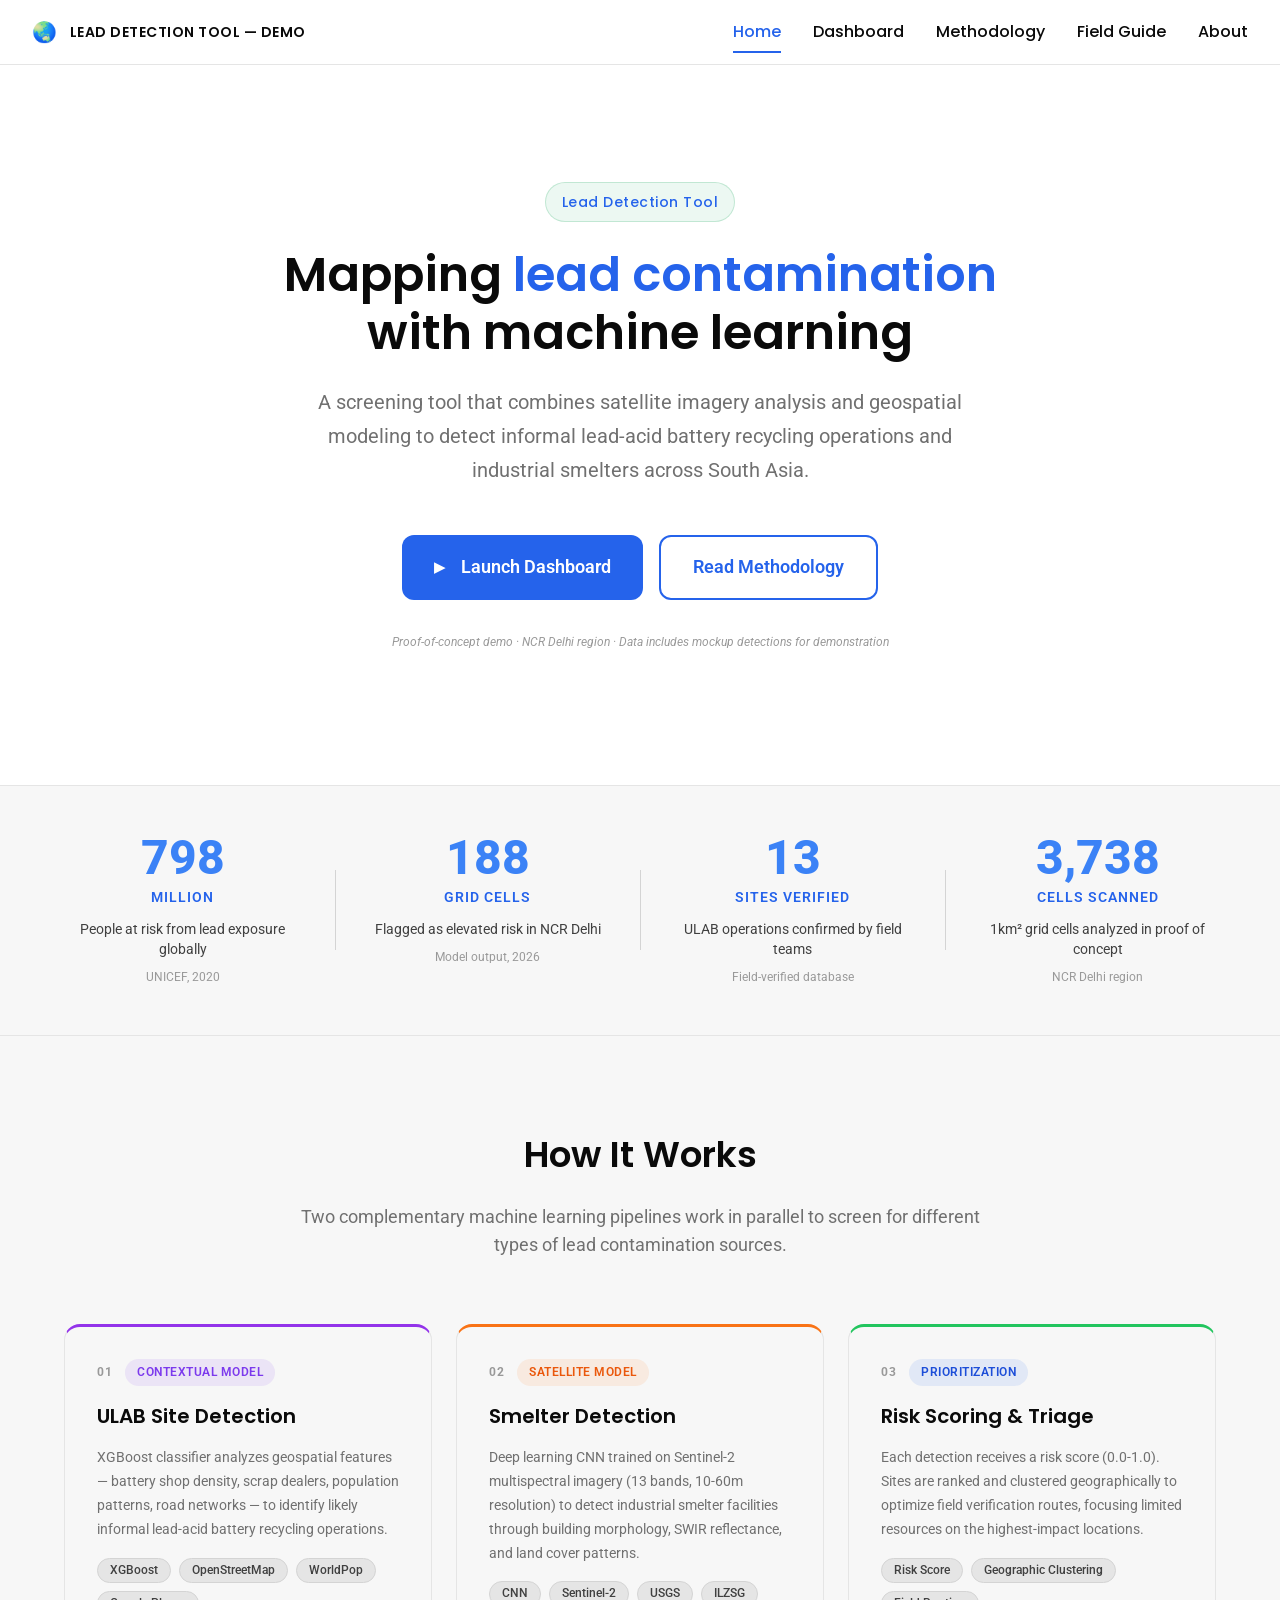
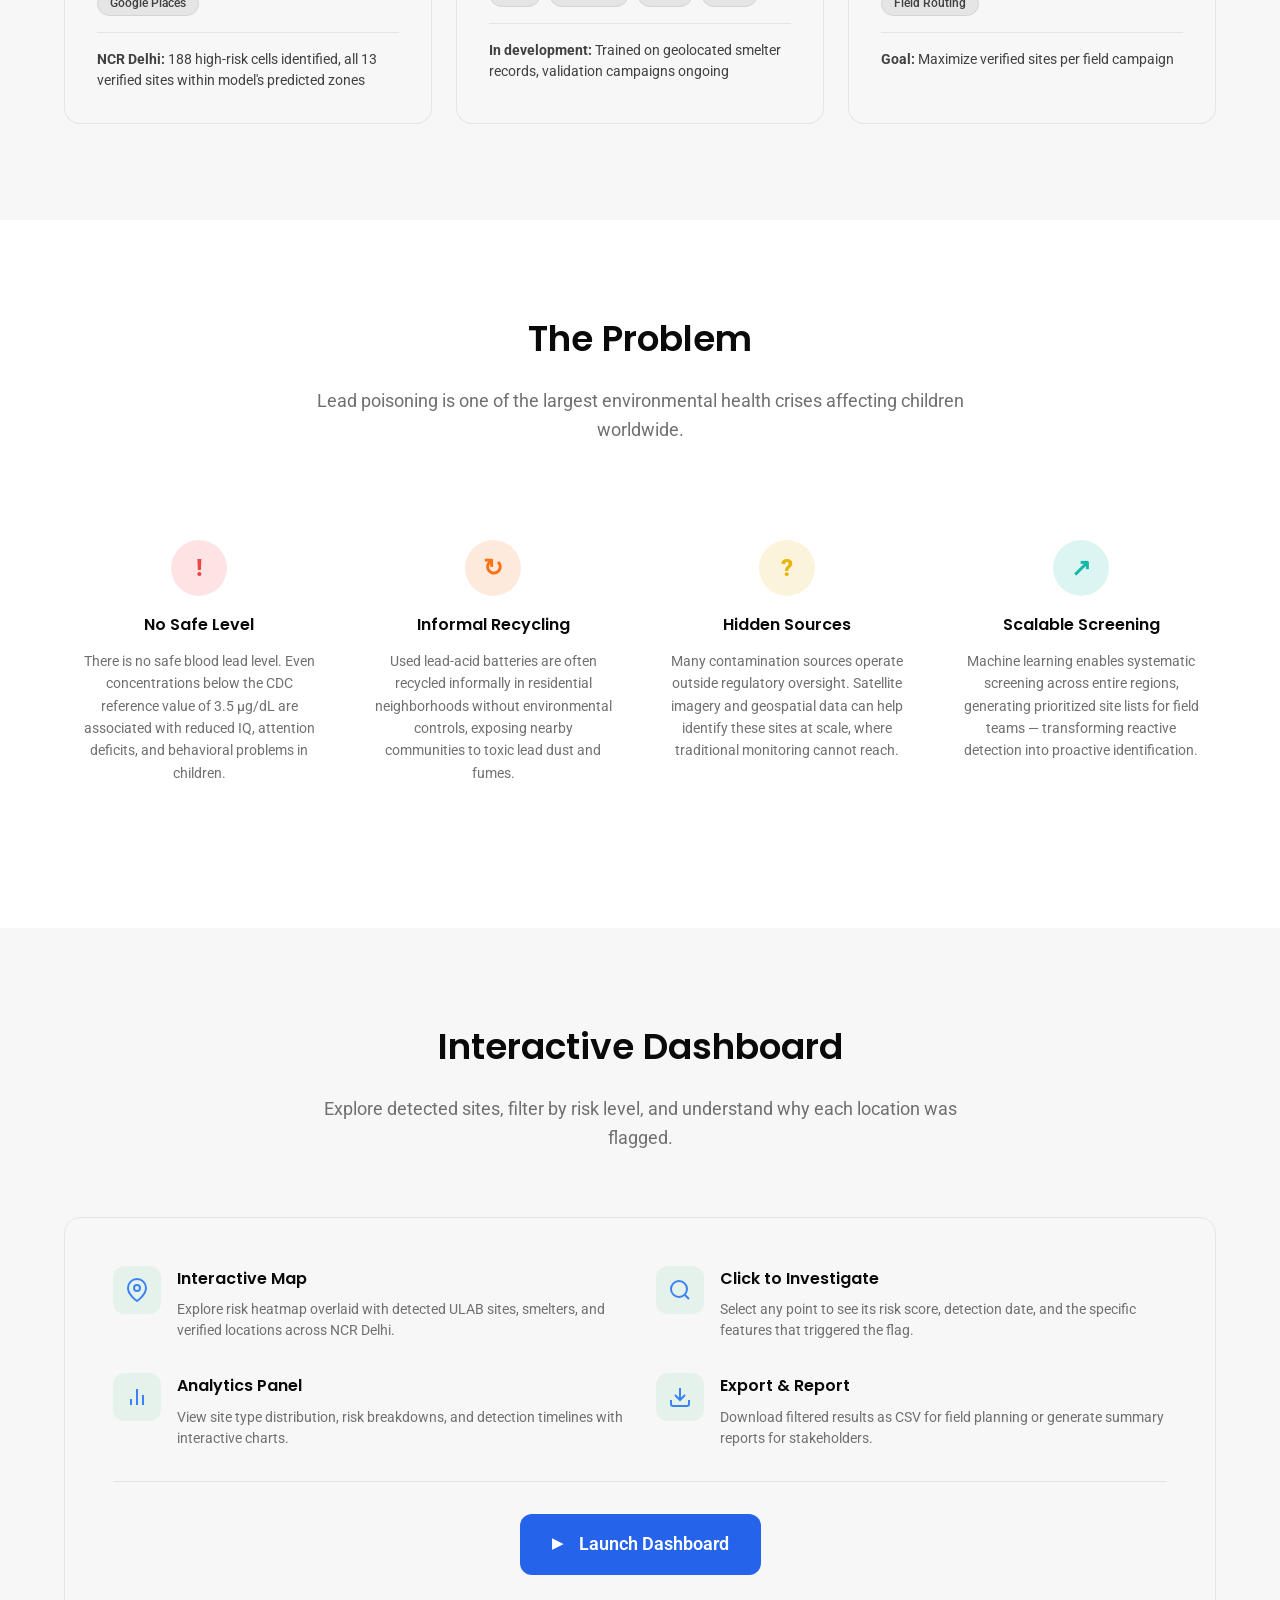
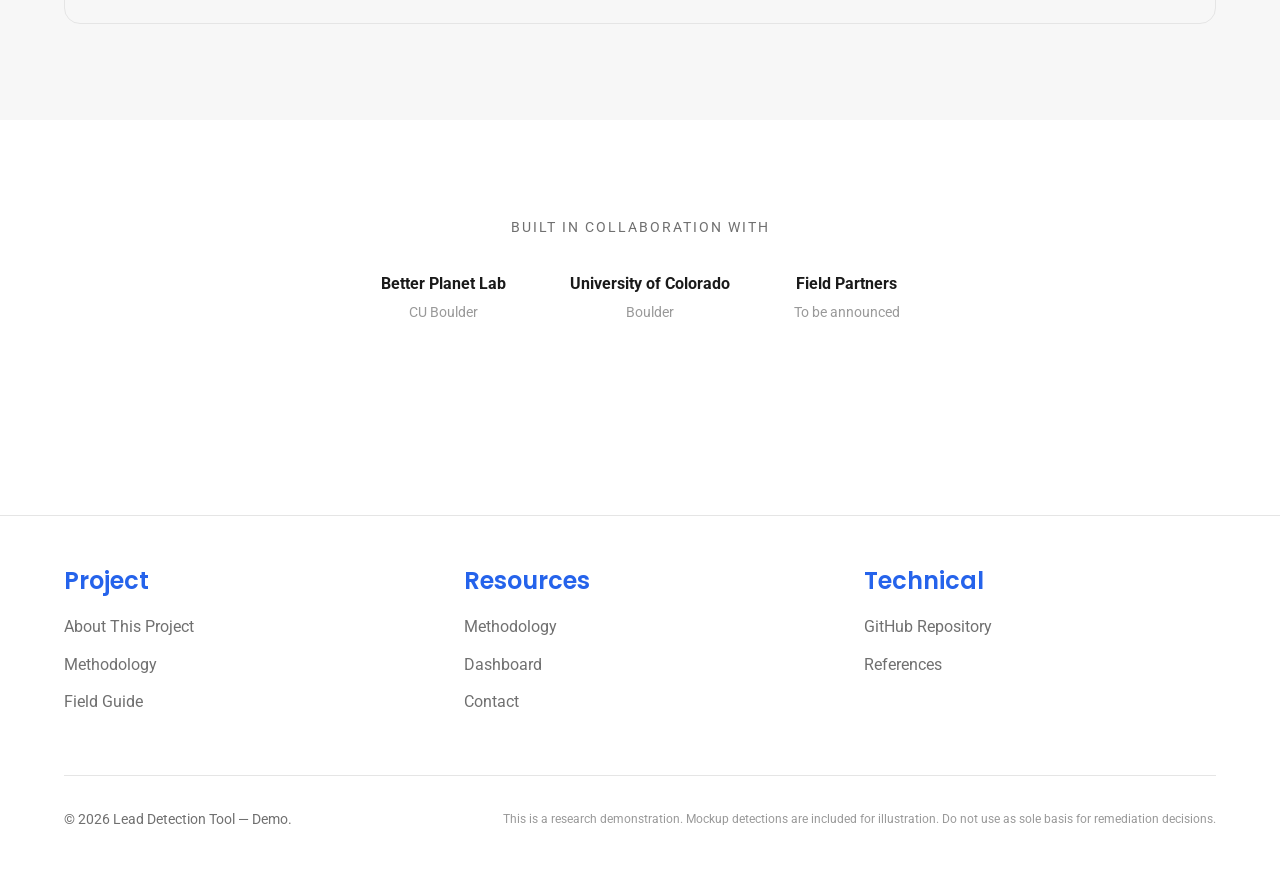
<file: index.html>
<!DOCTYPE html>
<html lang="en">
<head>
  <meta charset="UTF-8">
  <meta name="viewport" content="width=device-width, initial-scale=1.0">
  <title>Lead Detection Tool — Demo</title>
  <link href="https://fonts.googleapis.com/css2?family=Poppins:wght@400;500;600;700&family=Roboto:wght@400;500;700&display=swap" rel="stylesheet">
  <link rel="stylesheet" href="css/style.css">
</head>
<body>
  <!-- Navigation -->
  <nav class="navbar">
    <a href="index.html" class="navbar-brand">
      <span class="brand-icon">&#127759;</span> Lead Detection Tool &mdash; Demo
    </a>
    <ul class="navbar-nav">
      <li><a href="index.html">Home</a></li>
      <li><a href="dashboard.html">Dashboard</a></li>
      <li><a href="methodology.html">Methodology</a></li>
      <li><a href="field-guide.html">Field Guide</a></li>
      <li><a href="about.html">About</a></li>
    </ul>
  </nav>

  <!-- Hero Section -->
  <section class="hero">
    <div class="hero-bg-pattern"></div>
    <div class="hero-content">
      <div class="hero-badge">Lead Detection Tool</div>
      <h1>Mapping <span class="accent">lead contamination</span><br>with machine learning</h1>
      <p class="hero-subtitle">
        A screening tool that combines satellite imagery analysis and geospatial modeling to detect informal lead-acid battery recycling operations and industrial smelters across South Asia.
      </p>
      <div class="hero-cta">
        <a href="dashboard.html" class="btn btn-primary btn-lg">
          <span class="btn-icon-inline">&#9654;</span> Launch Dashboard
        </a>
        <a href="methodology.html" class="btn btn-outline btn-lg">
          Read Methodology
        </a>
      </div>
      <p class="hero-disclaimer">
        Proof-of-concept demo &middot; NCR Delhi region &middot; Data includes mockup detections for demonstration
      </p>
    </div>
  </section>

  <!-- KPI Counter Bar -->
  <section class="kpi-bar">
    <div class="container">
      <div class="kpi-grid">
        <div class="kpi-item">
          <div class="kpi-number" data-target="800">0</div>
          <div class="kpi-unit">million</div>
          <div class="kpi-label">People at risk from lead exposure globally</div>
          <div class="kpi-source">UNICEF, 2020</div>
        </div>
        <div class="kpi-divider"></div>
        <div class="kpi-item">
          <div class="kpi-number" data-target="188">0</div>
          <div class="kpi-unit">grid cells</div>
          <div class="kpi-label">Flagged as elevated risk in NCR Delhi</div>
          <div class="kpi-source">Model output, 2026</div>
        </div>
        <div class="kpi-divider"></div>
        <div class="kpi-item">
          <div class="kpi-number" data-target="13">0</div>
          <div class="kpi-unit">sites verified</div>
          <div class="kpi-label">ULAB operations confirmed by field teams</div>
          <div class="kpi-source">Field-verified database</div>
        </div>
        <div class="kpi-divider"></div>
        <div class="kpi-item">
          <div class="kpi-number" data-target="3746">0</div>
          <div class="kpi-unit">cells scanned</div>
          <div class="kpi-label">1km&sup2; grid cells analyzed in proof of concept</div>
          <div class="kpi-source">NCR Delhi region</div>
        </div>
      </div>
    </div>
  </section>

  <!-- How It Works -->
  <section class="section section-light">
    <div class="container">
      <div class="section-header">
        <h2>How It Works</h2>
        <p class="section-subtitle">Two complementary machine learning pipelines work in parallel to screen for different types of lead contamination sources.</p>
      </div>

      <div class="pipeline-cards">
        <!-- Pipeline 1 -->
        <div class="pipeline-card pipeline-ulab">
          <div class="pipeline-card-header">
            <span class="pipeline-number">01</span>
            <span class="pipeline-tag tag-purple">Contextual Model</span>
          </div>
          <h3>ULAB Site Detection</h3>
          <p>
            XGBoost classifier analyzes geospatial features — battery shop density, scrap dealers, population patterns, road networks — to identify likely informal lead-acid battery recycling operations.
          </p>
          <div class="pipeline-tech">
            <span class="tech-chip">XGBoost</span>
            <span class="tech-chip">OpenStreetMap</span>
            <span class="tech-chip">WorldPop</span>
            <span class="tech-chip">Google Places</span>
          </div>
          <div class="pipeline-result">
            <strong>NCR Delhi:</strong> 188 high-risk cells identified, all 13 verified sites within model's predicted zones
          </div>
        </div>

        <!-- Pipeline 2 -->
        <div class="pipeline-card pipeline-smelter">
          <div class="pipeline-card-header">
            <span class="pipeline-number">02</span>
            <span class="pipeline-tag tag-orange">Satellite Model</span>
          </div>
          <h3>Smelter Detection</h3>
          <p>
            Deep learning CNN trained on Sentinel-2 multispectral imagery (13 bands, 10-60m resolution) to detect industrial smelter facilities through building morphology, SWIR reflectance, and land cover patterns.
          </p>
          <div class="pipeline-tech">
            <span class="tech-chip">CNN</span>
            <span class="tech-chip">Sentinel-2</span>
            <span class="tech-chip">USGS</span>
            <span class="tech-chip">ILZSG</span>
          </div>
          <div class="pipeline-result">
            <strong>In development:</strong> Trained on geolocated smelter records, validation campaigns ongoing
          </div>
        </div>

        <!-- Pipeline 3 -->
        <div class="pipeline-card pipeline-prioritize">
          <div class="pipeline-card-header">
            <span class="pipeline-number">03</span>
            <span class="pipeline-tag tag-green">Prioritization</span>
          </div>
          <h3>Risk Scoring &amp; Triage</h3>
          <p>
            Each detection receives a risk score (0.0-1.0). Sites are ranked and clustered geographically to optimize field verification routes, focusing limited resources on the highest-impact locations.
          </p>
          <div class="pipeline-tech">
            <span class="tech-chip">Risk Score</span>
            <span class="tech-chip">Geographic Clustering</span>
            <span class="tech-chip">Field Routing</span>
          </div>
          <div class="pipeline-result">
            <strong>Goal:</strong> Maximize verified sites per field campaign
          </div>
        </div>
      </div>
    </div>
  </section>

  <!-- The Problem Section -->
  <section class="section section-dark">
    <div class="container">
      <div class="section-header">
        <h2>The Problem</h2>
        <p class="section-subtitle">Lead poisoning is one of the largest environmental health crises affecting children worldwide.</p>
      </div>
      <div class="problem-grid">
        <div class="problem-card">
          <div class="problem-icon-circle" style="background: rgba(239, 68, 68, 0.15); color: #ef4444;">!</div>
          <h4>No Safe Level</h4>
          <p>There is no safe blood lead level. Even concentrations below the CDC reference value of 3.5 &micro;g/dL are associated with reduced IQ, attention deficits, and behavioral problems in children.</p>
        </div>
        <div class="problem-card">
          <div class="problem-icon-circle" style="background: rgba(249, 115, 22, 0.15); color: #f97316;">&#x21BB;</div>
          <h4>Informal Recycling</h4>
          <p>Used lead-acid batteries are often recycled informally in residential neighborhoods without environmental controls, exposing nearby communities to toxic lead dust and fumes.</p>
        </div>
        <div class="problem-card">
          <div class="problem-icon-circle" style="background: rgba(234, 179, 8, 0.15); color: #eab308;">?</div>
          <h4>Hidden Sources</h4>
          <p>Many contamination sources operate outside regulatory oversight. Satellite imagery and geospatial data can help identify these sites at scale, where traditional monitoring cannot reach.</p>
        </div>
        <div class="problem-card">
          <div class="problem-icon-circle" style="background: rgba(20, 184, 166, 0.15); color: #14b8a6;">&#x2197;</div>
          <h4>Scalable Screening</h4>
          <p>Machine learning enables systematic screening across entire regions, generating prioritized site lists for field teams — transforming reactive detection into proactive identification.</p>
        </div>
      </div>
    </div>
  </section>

  <!-- Dashboard Preview Section -->
  <section class="section section-light">
    <div class="container">
      <div class="section-header">
        <h2>Interactive Dashboard</h2>
        <p class="section-subtitle">Explore detected sites, filter by risk level, and understand why each location was flagged.</p>
      </div>
      <div class="dashboard-preview">
        <div class="preview-features">
          <div class="preview-feature">
            <div class="preview-feature-icon" style="color: var(--teal-400);">
              <svg width="24" height="24" viewBox="0 0 24 24" fill="none" stroke="currentColor" stroke-width="2"><path d="M21 10c0 7-9 13-9 13s-9-6-9-13a9 9 0 0 1 18 0z"/><circle cx="12" cy="10" r="3"/></svg>
            </div>
            <div>
              <h4>Interactive Map</h4>
              <p>Explore risk heatmap overlaid with detected ULAB sites, smelters, and verified locations across NCR Delhi.</p>
            </div>
          </div>
          <div class="preview-feature">
            <div class="preview-feature-icon" style="color: var(--teal-400);">
              <svg width="24" height="24" viewBox="0 0 24 24" fill="none" stroke="currentColor" stroke-width="2"><circle cx="11" cy="11" r="8"/><path d="m21 21-4.3-4.3"/></svg>
            </div>
            <div>
              <h4>Click to Investigate</h4>
              <p>Select any point to see its risk score, detection date, and the specific features that triggered the flag.</p>
            </div>
          </div>
          <div class="preview-feature">
            <div class="preview-feature-icon" style="color: var(--teal-400);">
              <svg width="24" height="24" viewBox="0 0 24 24" fill="none" stroke="currentColor" stroke-width="2"><path d="M18 20V10"/><path d="M12 20V4"/><path d="M6 20v-6"/></svg>
            </div>
            <div>
              <h4>Analytics Panel</h4>
              <p>View site type distribution, risk breakdowns, and detection timelines with interactive charts.</p>
            </div>
          </div>
          <div class="preview-feature">
            <div class="preview-feature-icon" style="color: var(--teal-400);">
              <svg width="24" height="24" viewBox="0 0 24 24" fill="none" stroke="currentColor" stroke-width="2"><path d="M21 15v4a2 2 0 0 1-2 2H5a2 2 0 0 1-2-2v-4"/><polyline points="7 10 12 15 17 10"/><line x1="12" y1="15" x2="12" y2="3"/></svg>
            </div>
            <div>
              <h4>Export &amp; Report</h4>
              <p>Download filtered results as CSV for field planning or generate summary reports for stakeholders.</p>
            </div>
          </div>
        </div>
        <div class="preview-cta">
          <a href="dashboard.html" class="btn btn-primary btn-lg">
            <span class="btn-icon-inline">&#9654;</span> Launch Dashboard
          </a>
        </div>
      </div>
    </div>
  </section>

  <!-- Partners -->
  <section class="section section-dark">
    <div class="container" style="text-align: center;">
      <p style="font-size: var(--font-size-sm); text-transform: uppercase; letter-spacing: 2px; color: var(--gray-400); margin-bottom: var(--spacing-8);">Built in collaboration with</p>
      <div class="partner-logos">
        <div class="partner-item">
          <strong>Better Planet Lab</strong>
          <span>CU Boulder</span>
        </div>
        <div class="partner-item">
          <strong>University of Colorado</strong>
          <span>Boulder</span>
        </div>
        <div class="partner-item">
          <strong>Field Partners</strong>
          <span>To be announced</span>
        </div>
      </div>
    </div>
  </section>

  <!-- Footer -->
  <footer class="footer">
    <div class="container">
      <div class="footer-content">
        <div class="footer-section">
          <h3>Project</h3>
          <ul>
            <li><a href="about.html">About This Project</a></li>
            <li><a href="methodology.html">Methodology</a></li>
            <li><a href="field-guide.html">Field Guide</a></li>
          </ul>
        </div>
        <div class="footer-section">
          <h3>Resources</h3>
          <ul>
            <li><a href="methodology.html">Methodology</a></li>
            <li><a href="dashboard.html">Dashboard</a></li>
            <li><a href="about.html#contact">Contact</a></li>
          </ul>
        </div>
        <div class="footer-section">
          <h3>Technical</h3>
          <ul>
            <li><a href="https://github.com/naiacasina/pure-earth-demo" target="_blank">GitHub Repository</a></li>
            <li><a href="methodology.html#references">References</a></li>
          </ul>
        </div>
      </div>
      <div class="footer-bottom">
        <p>&copy; 2026 Lead Detection Tool &mdash; Demo.</p>
        <p style="font-size: var(--font-size-xs); color: var(--gray-500);">
          This is a research demonstration. Mockup detections are included for illustration. Do not use as sole basis for remediation decisions.
        </p>
      </div>
    </div>
  </footer>

  <script src="js/app.js"></script>
  <script>
    // Animated KPI counters
    function animateCounters() {
      const counters = document.querySelectorAll('.kpi-number[data-target]');
      const observer = new IntersectionObserver((entries) => {
        entries.forEach(entry => {
          if (entry.isIntersecting) {
            const el = entry.target;
            const target = parseInt(el.getAttribute('data-target'));
            const duration = 2000;
            const start = performance.now();
            function update(now) {
              const elapsed = now - start;
              const progress = Math.min(elapsed / duration, 1);
              const eased = 1 - Math.pow(1 - progress, 3);
              el.textContent = Math.round(eased * target).toLocaleString();
              if (progress < 1) requestAnimationFrame(update);
            }
            requestAnimationFrame(update);
            observer.unobserve(el);
          }
        });
      }, { threshold: 0.3 });
      counters.forEach(c => observer.observe(c));
    }
    document.addEventListener('DOMContentLoaded', animateCounters);
  </script>
</body>
</html>
</file>
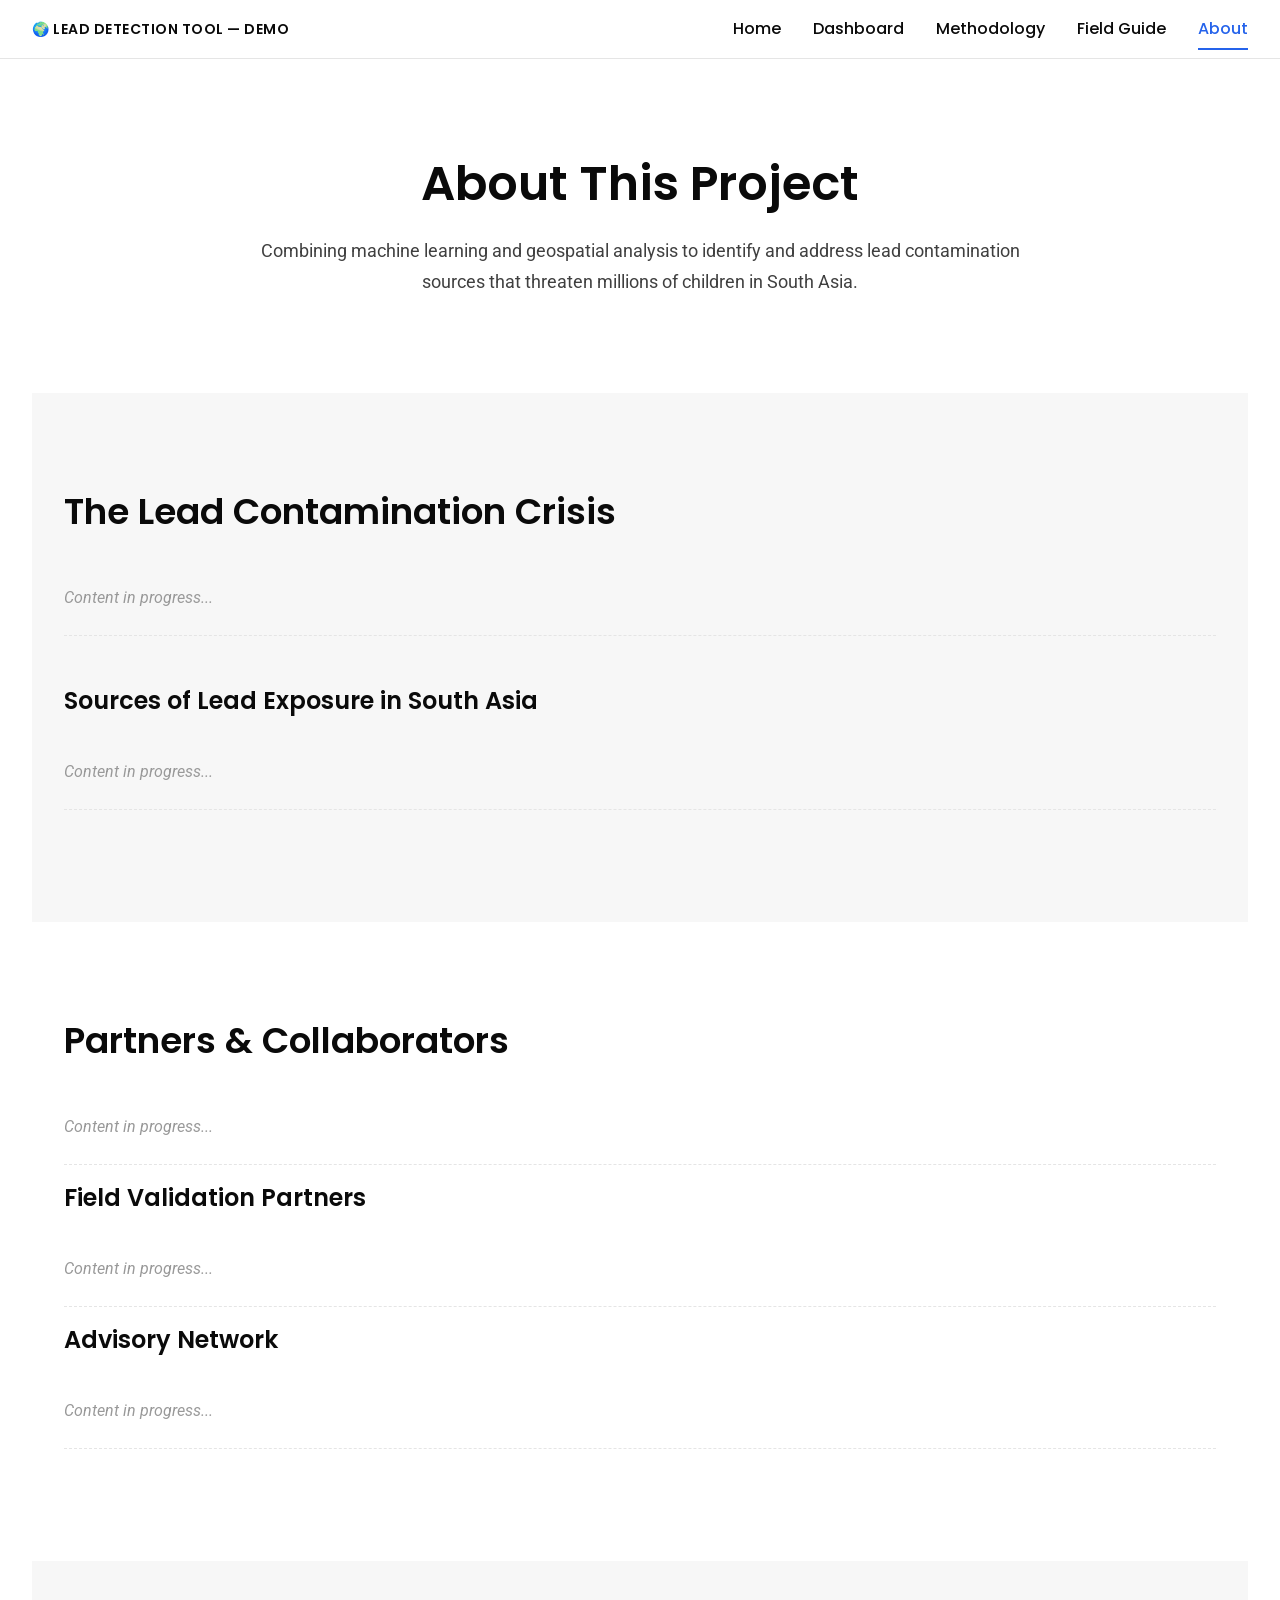
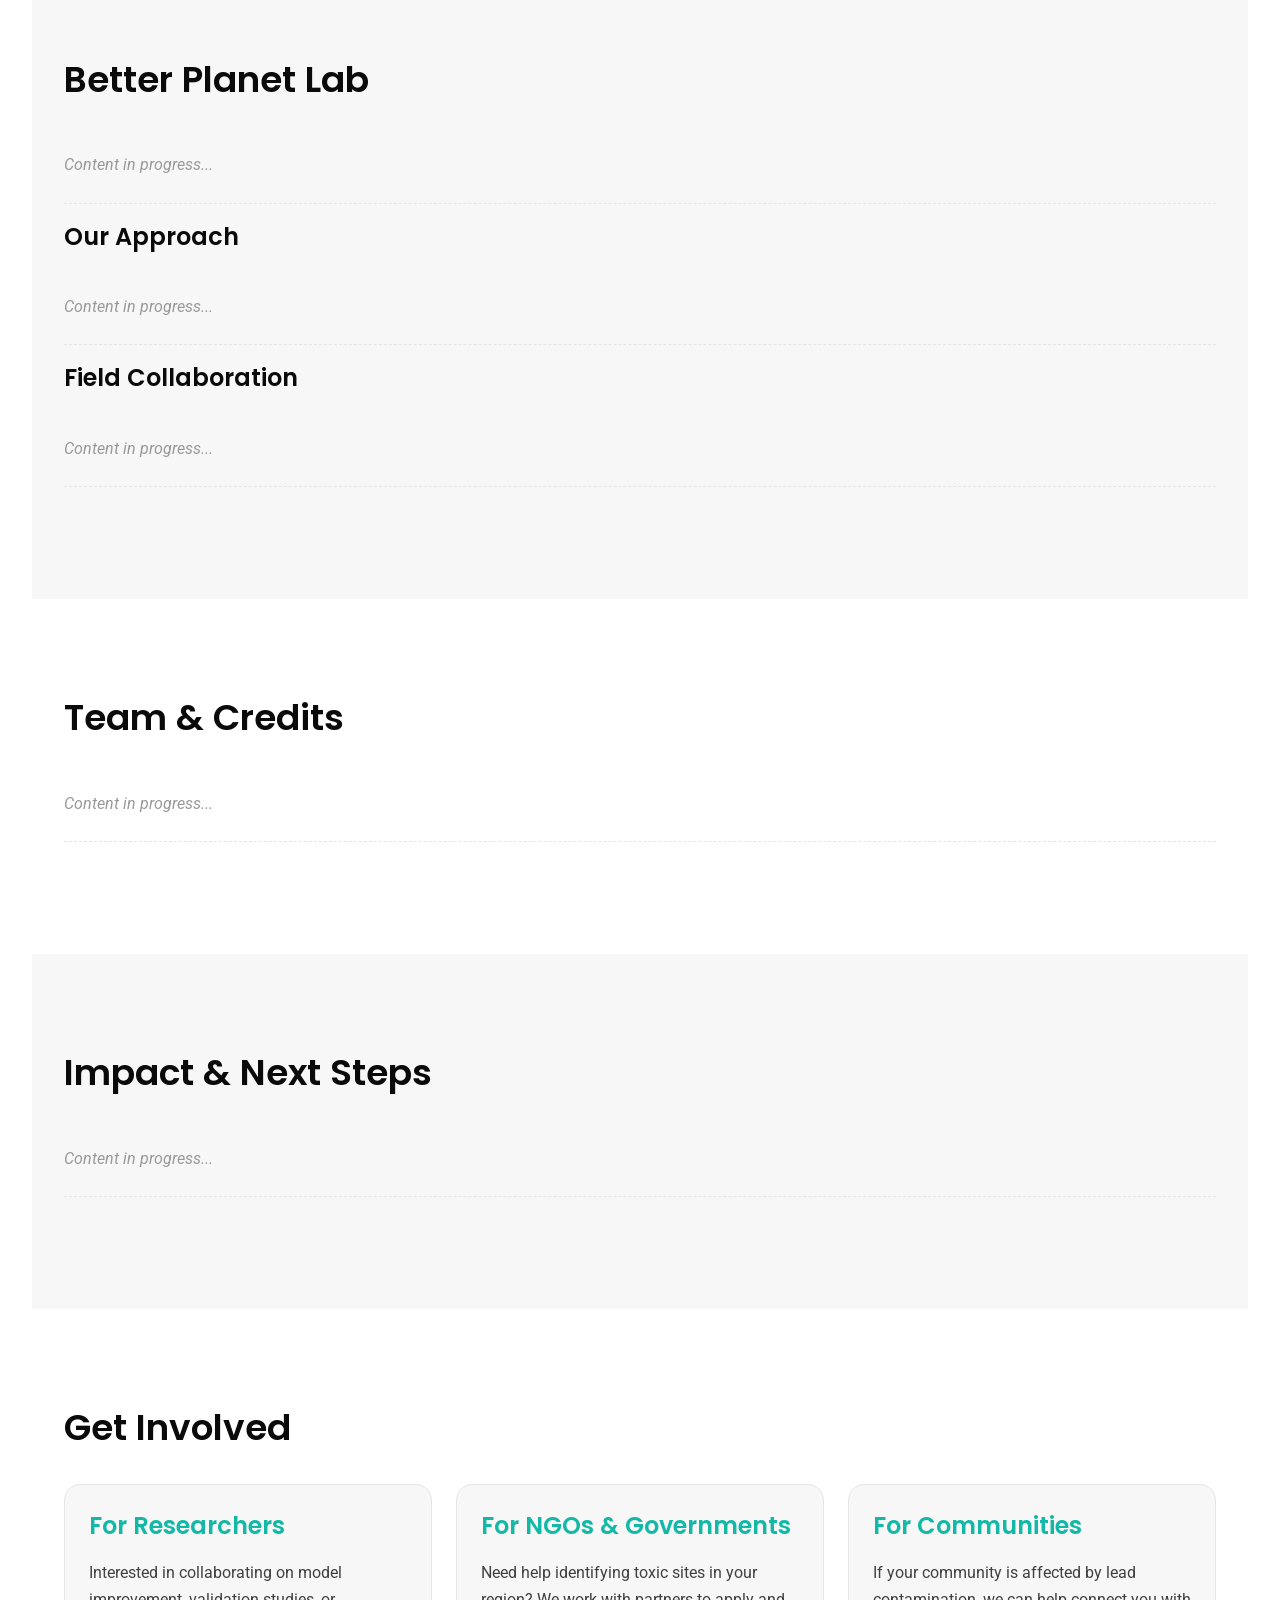
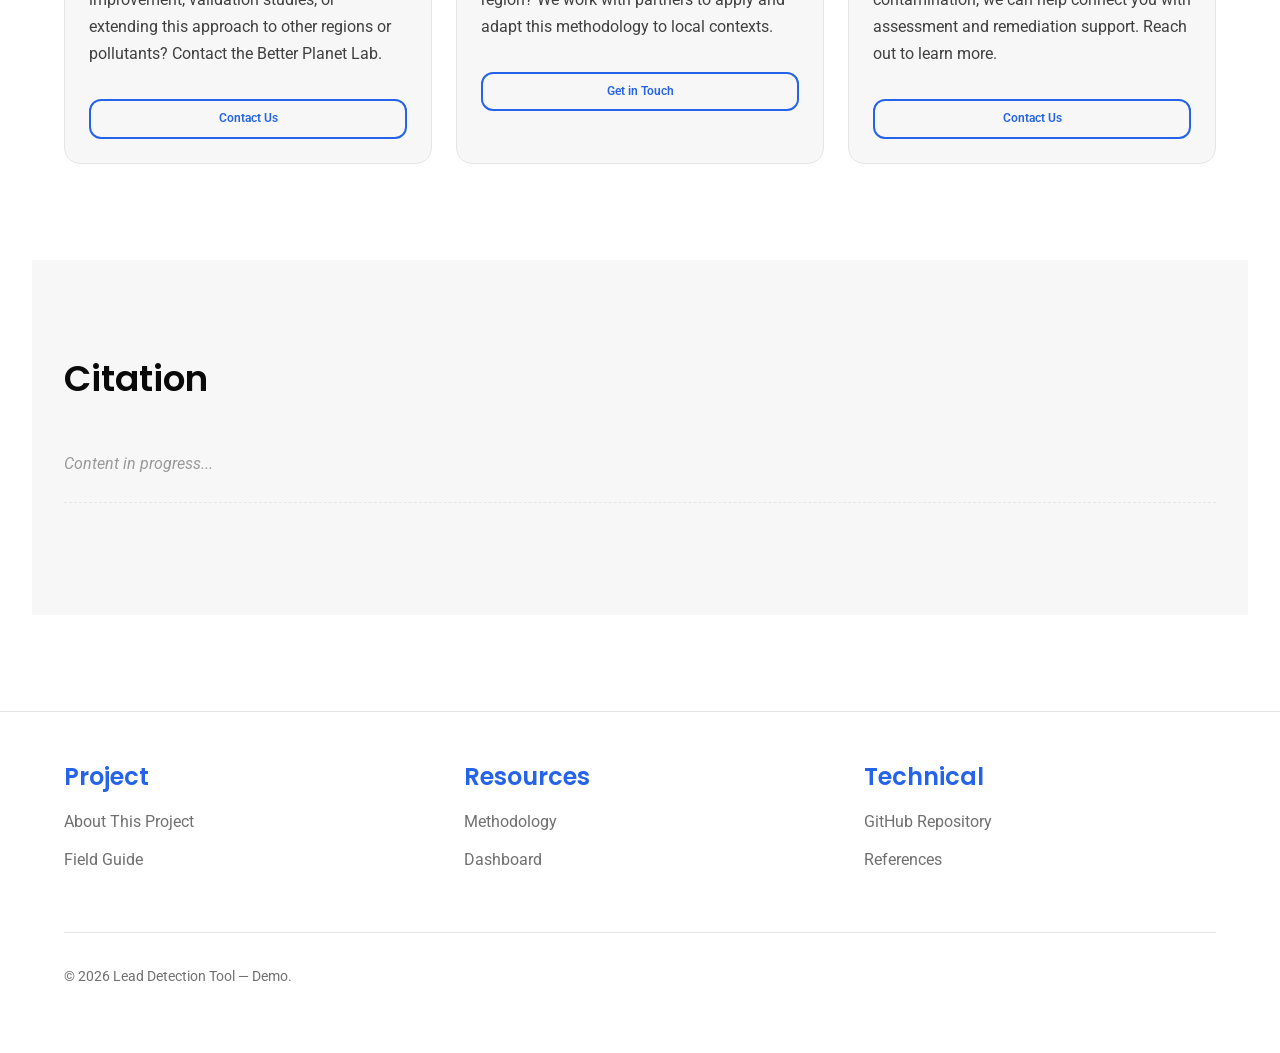
<file: about.html>
<!DOCTYPE html>
<html lang="en">
<head>
  <meta charset="UTF-8">
  <meta name="viewport" content="width=device-width, initial-scale=1.0">
  <title>About - Lead Detection Tool</title>
  <link href="https://fonts.googleapis.com/css2?family=Poppins:wght@400;500;600;700&family=Roboto:wght@400;500;700&display=swap" rel="stylesheet">
  <link rel="stylesheet" href="css/style.css">
</head>
<body>
  <!-- Navigation -->
  <nav class="navbar">
    <a href="index.html" class="navbar-brand">
      🌍 Lead Detection Tool &mdash; Demo
    </a>
    <ul class="navbar-nav">
      <li><a href="index.html">Home</a></li>
      <li><a href="dashboard.html">Dashboard</a></li>
      <li><a href="methodology.html">Methodology</a></li>
      <li><a href="field-guide.html">Field Guide</a></li>
      <li><a href="about.html">About</a></li>
    </ul>
  </nav>

  <!-- Main Content -->
  <div class="container">
    <!-- Hero Section -->
    <section class="section section-dark">
      <h1 style="text-align: center; margin-bottom: var(--spacing-6);">About This Project</h1>
      <p style="text-align: center; font-size: var(--font-size-lg); color: var(--gray-300); max-width: 800px; margin: 0 auto;">
        Combining machine learning and geospatial analysis to identify and address lead contamination sources that threaten millions of children in South Asia.
      </p>
    </section>

    <!-- Problem Statement -->
    <section class="section section-light">
      <h2>The Lead Contamination Crisis</h2>
      <p class="in-progress-text">Content in progress...</p>

      <h3 style="margin-top: var(--spacing-12);">Sources of Lead Exposure in South Asia</h3>
      <p class="in-progress-text">Content in progress...</p>
    </section>

    <!-- Partners Section -->
    <section class="section section-dark">
      <h2>Partners &amp; Collaborators</h2>
      <p class="in-progress-text">Content in progress...</p>

      <h3>Field Validation Partners</h3>
      <p class="in-progress-text">Content in progress...</p>

      <h3>Advisory Network</h3>
      <p class="in-progress-text">Content in progress...</p>
    </section>

    <!-- Better Planet Lab -->
    <section class="section section-light">
      <h2>Better Planet Lab</h2>
      <p class="in-progress-text">Content in progress...</p>

      <h3>Our Approach</h3>
      <p class="in-progress-text">Content in progress...</p>

      <h3>Field Collaboration</h3>
      <p class="in-progress-text">Content in progress...</p>
    </section>

    <!-- Team & Credits -->
    <section class="section section-dark">
      <h2>Team &amp; Credits</h2>
      <p class="in-progress-text">Content in progress...</p>
    </section>

    <!-- Impact & Next Steps -->
    <section class="section section-light">
      <h2>Impact &amp; Next Steps</h2>
      <p class="in-progress-text">Content in progress...</p>
    </section>

    <!-- Contact Section — kept as is -->
    <section class="section section-dark">
      <h2>Get Involved</h2>

      <div style="display: grid; grid-template-columns: repeat(auto-fit, minmax(280px, 1fr)); gap: var(--spacing-6); margin-top: var(--spacing-8);">
        <div class="card">
          <h3 style="color: #14b8a6; margin-top: 0;">For Researchers</h3>
          <p style="color: var(--gray-300);">
            Interested in collaborating on model improvement, validation studies, or extending this approach to other regions or pollutants? Contact the Better Planet Lab.
          </p>
          <a href="mailto:naiatxu18@gmail.com" class="btn btn-small btn-outline" style="margin-top: var(--spacing-4); width: 100%; justify-content: center;">
            Contact Us
          </a>
        </div>

        <div class="card">
          <h3 style="color: #14b8a6; margin-top: 0;">For NGOs &amp; Governments</h3>
          <p style="color: var(--gray-300);">
            Need help identifying toxic sites in your region? We work with partners to apply and adapt this methodology to local contexts.
          </p>
          <a href="mailto:naiatxu18@gmail.com" class="btn btn-small btn-outline" style="margin-top: var(--spacing-4); width: 100%; justify-content: center;">
            Get in Touch
          </a>
        </div>

        <div class="card">
          <h3 style="color: #14b8a6; margin-top: 0;">For Communities</h3>
          <p style="color: var(--gray-300);">
            If your community is affected by lead contamination, we can help connect you with assessment and remediation support. Reach out to learn more.
          </p>
          <a href="mailto:naiatxu18@gmail.com" class="btn btn-small btn-outline" style="margin-top: var(--spacing-4); width: 100%; justify-content: center;">
            Contact Us
          </a>
        </div>
      </div>
    </section>

    <!-- Citation -->
    <section class="section section-light">
      <h2>Citation</h2>
      <p class="in-progress-text">Content in progress...</p>
    </section>
  </div>

  <!-- Footer -->
  <footer class="footer">
    <div class="container">
      <div class="footer-content">
        <div class="footer-section">
          <h3>Project</h3>
          <ul>
            <li><a href="about.html">About This Project</a></li>
            <li><a href="field-guide.html">Field Guide</a></li>
          </ul>
        </div>
        <div class="footer-section">
          <h3>Resources</h3>
          <ul>
            <li><a href="methodology.html">Methodology</a></li>
            <li><a href="dashboard.html">Dashboard</a></li>
          </ul>
        </div>
        <div class="footer-section">
          <h3>Technical</h3>
          <ul>
            <li><a href="https://github.com/naiacasina/pure-earth-demo" target="_blank">GitHub Repository</a></li>
            <li><a href="methodology.html">References</a></li>
          </ul>
        </div>
      </div>
      <div class="footer-bottom">
        <p>&copy; 2026 Lead Detection Tool &mdash; Demo.</p>
      </div>
    </div>
  </footer>

  <script src="js/app.js"></script>
</body>
</html>
</file>
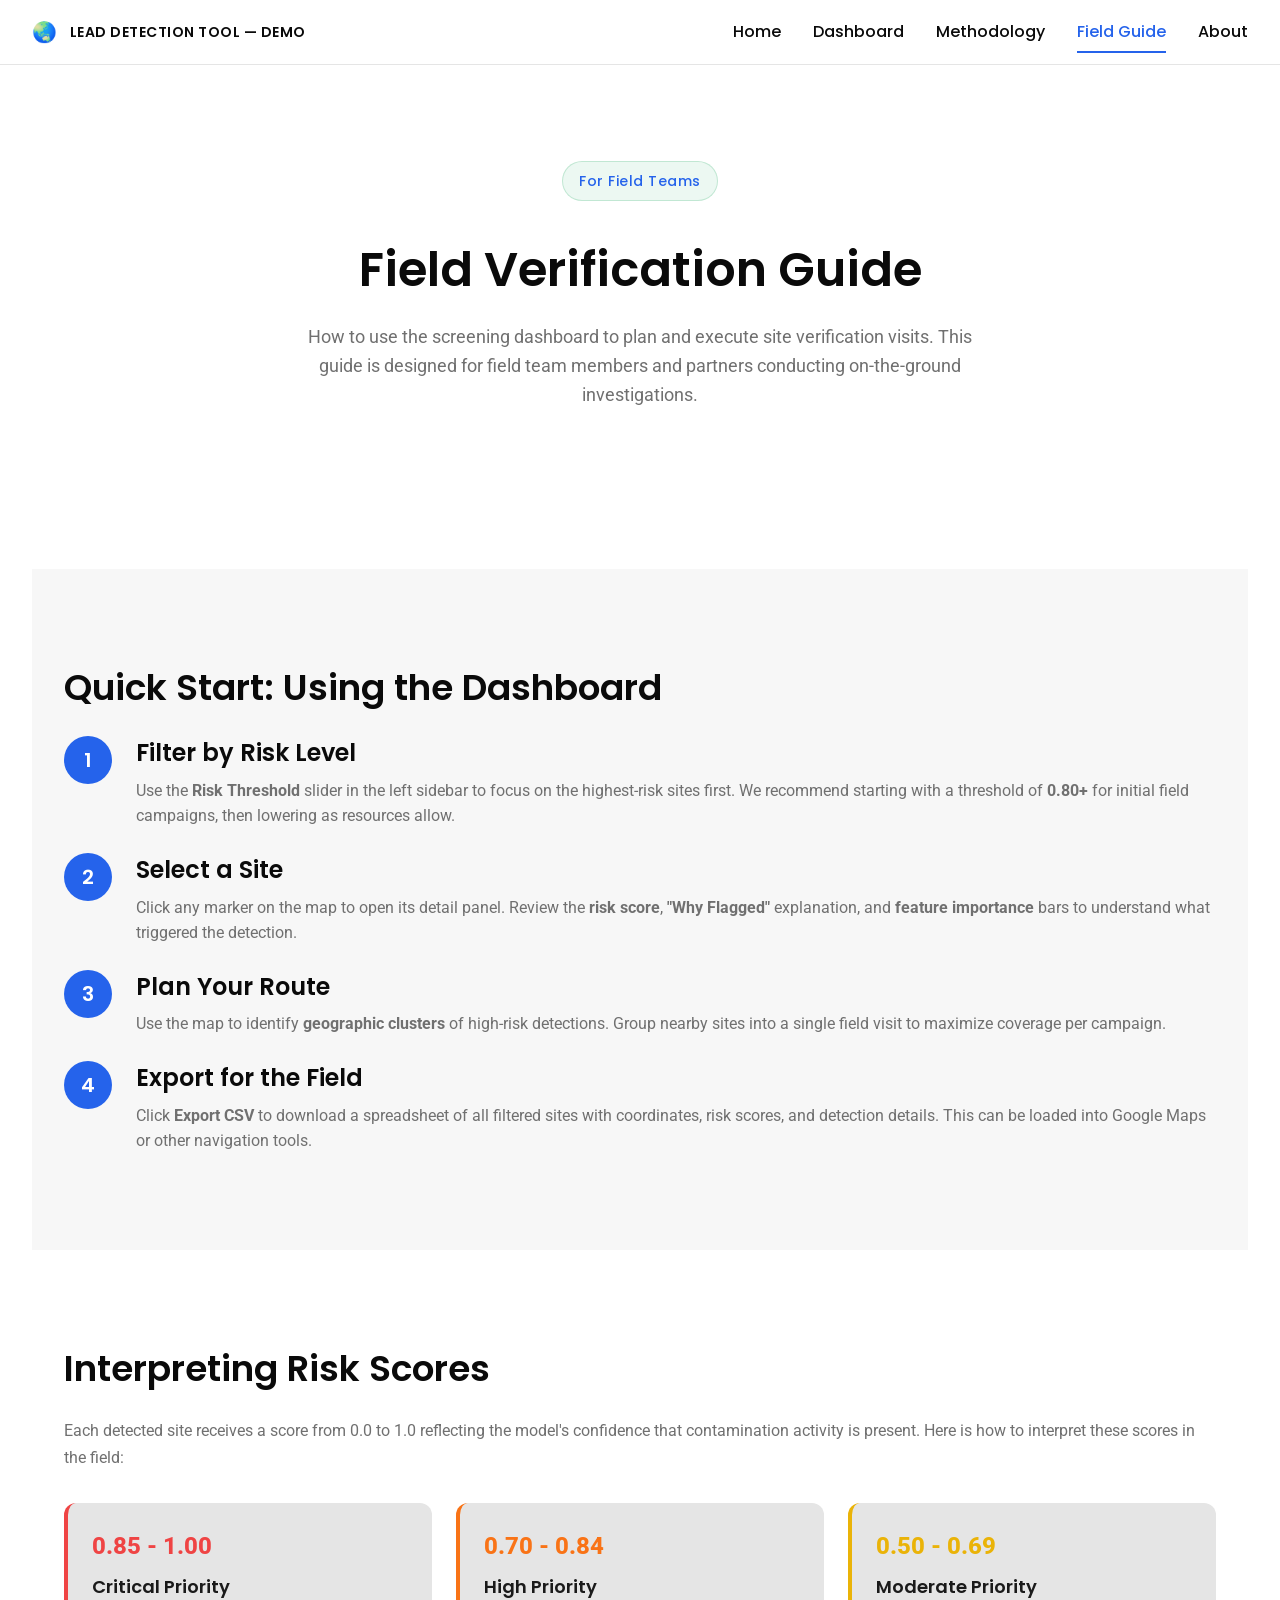
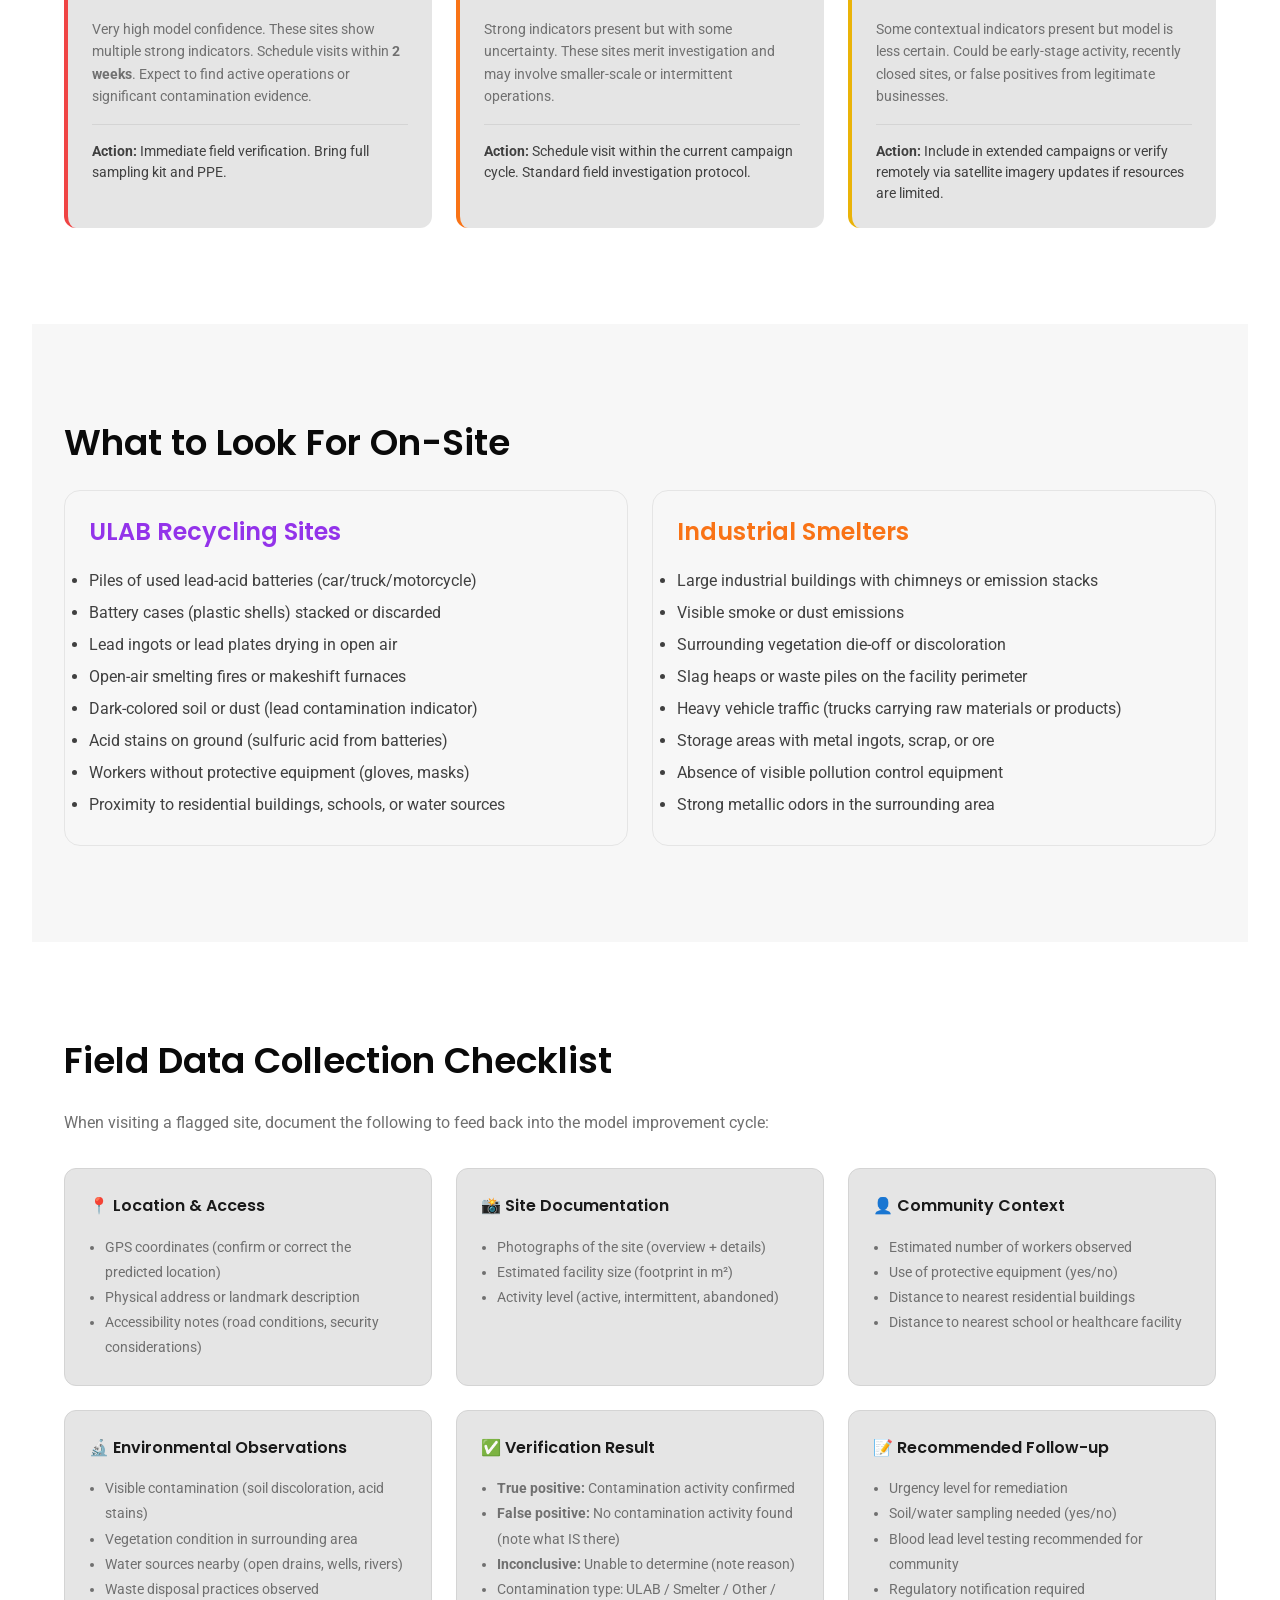
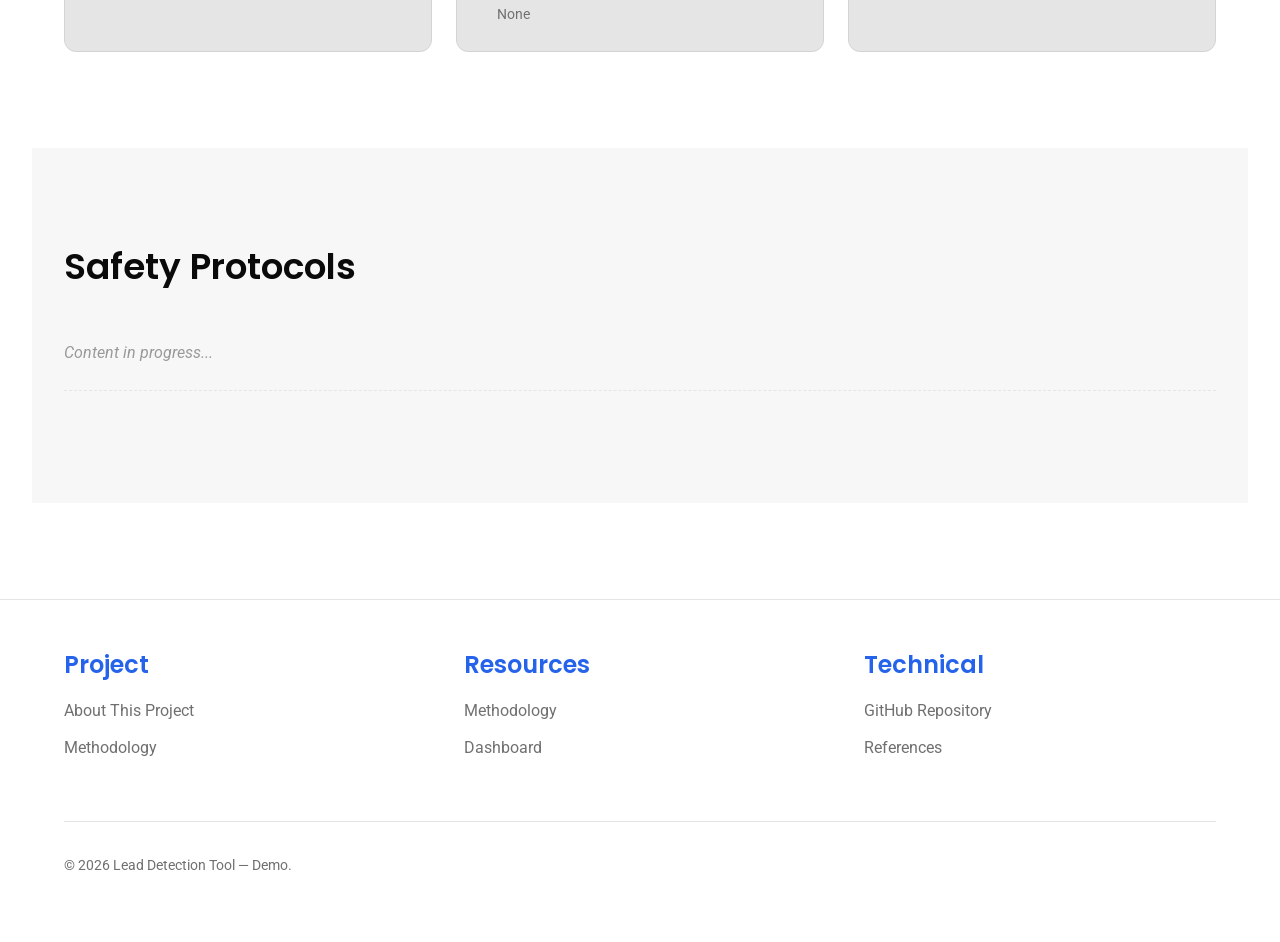
<file: field-guide.html>
<!DOCTYPE html>
<html lang="en">
<head>
  <meta charset="UTF-8">
  <meta name="viewport" content="width=device-width, initial-scale=1.0">
  <title>Field Guide - Lead Detection Tool</title>
  <link href="https://fonts.googleapis.com/css2?family=Poppins:wght@400;500;600;700&family=Roboto:wght@400;500;700&display=swap" rel="stylesheet">
  <link rel="stylesheet" href="css/style.css">
</head>
<body>
  <!-- Navigation -->
  <nav class="navbar">
    <a href="index.html" class="navbar-brand">
      <span class="brand-icon">&#127759;</span> Lead Detection Tool &mdash; Demo
    </a>
    <ul class="navbar-nav">
      <li><a href="index.html">Home</a></li>
      <li><a href="dashboard.html">Dashboard</a></li>
      <li><a href="methodology.html">Methodology</a></li>
      <li><a href="field-guide.html">Field Guide</a></li>
      <li><a href="about.html">About</a></li>
    </ul>
  </nav>

  <!-- Main Content -->
  <div class="container">
    <!-- Hero -->
    <section class="section section-dark">
      <div class="section-header">
        <div class="hero-badge">For Field Teams</div>
        <h1 style="margin-top: var(--spacing-4);">Field Verification Guide</h1>
        <p class="section-subtitle">
          How to use the screening dashboard to plan and execute site verification visits. This guide is designed for field team members and partners conducting on-the-ground investigations.
        </p>
      </div>
    </section>

    <!-- Quick Start -->
    <section class="section section-light">
      <h2>Quick Start: Using the Dashboard</h2>

      <div class="guide-steps">
        <div class="guide-step">
          <div class="guide-step-number">1</div>
          <div class="guide-step-content">
            <h3>Filter by Risk Level</h3>
            <p>Use the <strong>Risk Threshold</strong> slider in the left sidebar to focus on the highest-risk sites first. We recommend starting with a threshold of <strong>0.80+</strong> for initial field campaigns, then lowering as resources allow.</p>
          </div>
        </div>

        <div class="guide-step">
          <div class="guide-step-number">2</div>
          <div class="guide-step-content">
            <h3>Select a Site</h3>
            <p>Click any marker on the map to open its detail panel. Review the <strong>risk score</strong>, <strong>"Why Flagged"</strong> explanation, and <strong>feature importance</strong> bars to understand what triggered the detection.</p>
          </div>
        </div>

        <div class="guide-step">
          <div class="guide-step-number">3</div>
          <div class="guide-step-content">
            <h3>Plan Your Route</h3>
            <p>Use the map to identify <strong>geographic clusters</strong> of high-risk detections. Group nearby sites into a single field visit to maximize coverage per campaign.</p>
          </div>
        </div>

        <div class="guide-step">
          <div class="guide-step-number">4</div>
          <div class="guide-step-content">
            <h3>Export for the Field</h3>
            <p>Click <strong>Export CSV</strong> to download a spreadsheet of all filtered sites with coordinates, risk scores, and detection details. This can be loaded into Google Maps or other navigation tools.</p>
          </div>
        </div>
      </div>
    </section>

    <!-- Interpreting Risk Scores -->
    <section class="section section-dark">
      <h2>Interpreting Risk Scores</h2>
      <p style="margin-bottom: var(--spacing-8);">
        Each detected site receives a score from 0.0 to 1.0 reflecting the model's confidence that contamination activity is present. Here is how to interpret these scores in the field:
      </p>

      <div class="risk-guide-grid">
        <div class="risk-guide-card" style="border-left: 4px solid #ef4444;">
          <div class="risk-guide-range" style="color: #ef4444;">0.85 - 1.00</div>
          <h4>Critical Priority</h4>
          <p>Very high model confidence. These sites show multiple strong indicators. Schedule visits within <strong>2 weeks</strong>. Expect to find active operations or significant contamination evidence.</p>
          <div class="risk-guide-action">
            <strong>Action:</strong> Immediate field verification. Bring full sampling kit and PPE.
          </div>
        </div>

        <div class="risk-guide-card" style="border-left: 4px solid #f97316;">
          <div class="risk-guide-range" style="color: #f97316;">0.70 - 0.84</div>
          <h4>High Priority</h4>
          <p>Strong indicators present but with some uncertainty. These sites merit investigation and may involve smaller-scale or intermittent operations.</p>
          <div class="risk-guide-action">
            <strong>Action:</strong> Schedule visit within the current campaign cycle. Standard field investigation protocol.
          </div>
        </div>

        <div class="risk-guide-card" style="border-left: 4px solid #eab308;">
          <div class="risk-guide-range" style="color: #eab308;">0.50 - 0.69</div>
          <h4>Moderate Priority</h4>
          <p>Some contextual indicators present but model is less certain. Could be early-stage activity, recently closed sites, or false positives from legitimate businesses.</p>
          <div class="risk-guide-action">
            <strong>Action:</strong> Include in extended campaigns or verify remotely via satellite imagery updates if resources are limited.
          </div>
        </div>
      </div>
    </section>

    <!-- What to Look For -->
    <section class="section section-light">
      <h2>What to Look For On-Site</h2>

      <div class="card-grid">
        <div class="card">
          <h3 style="color: #9333ea;">ULAB Recycling Sites</h3>
          <ul style="color: var(--gray-300); line-height: 2;">
            <li>Piles of used lead-acid batteries (car/truck/motorcycle)</li>
            <li>Battery cases (plastic shells) stacked or discarded</li>
            <li>Lead ingots or lead plates drying in open air</li>
            <li>Open-air smelting fires or makeshift furnaces</li>
            <li>Dark-colored soil or dust (lead contamination indicator)</li>
            <li>Acid stains on ground (sulfuric acid from batteries)</li>
            <li>Workers without protective equipment (gloves, masks)</li>
            <li>Proximity to residential buildings, schools, or water sources</li>
          </ul>
        </div>

        <div class="card">
          <h3 style="color: #f97316;">Industrial Smelters</h3>
          <ul style="color: var(--gray-300); line-height: 2;">
            <li>Large industrial buildings with chimneys or emission stacks</li>
            <li>Visible smoke or dust emissions</li>
            <li>Surrounding vegetation die-off or discoloration</li>
            <li>Slag heaps or waste piles on the facility perimeter</li>
            <li>Heavy vehicle traffic (trucks carrying raw materials or products)</li>
            <li>Storage areas with metal ingots, scrap, or ore</li>
            <li>Absence of visible pollution control equipment</li>
            <li>Strong metallic odors in the surrounding area</li>
          </ul>
        </div>
      </div>
    </section>

    <!-- Data Collection -->
    <section class="section section-dark">
      <h2>Field Data Collection Checklist</h2>
      <p style="margin-bottom: var(--spacing-8);">
        When visiting a flagged site, document the following to feed back into the model improvement cycle:
      </p>

      <div class="checklist-grid">
        <div class="checklist-card">
          <h4>&#128205; Location &amp; Access</h4>
          <ul>
            <li>GPS coordinates (confirm or correct the predicted location)</li>
            <li>Physical address or landmark description</li>
            <li>Accessibility notes (road conditions, security considerations)</li>
          </ul>
        </div>

        <div class="checklist-card">
          <h4>&#128248; Site Documentation</h4>
          <ul>
            <li>Photographs of the site (overview + details)</li>
            <li>Estimated facility size (footprint in m&sup2;)</li>
            <li>Activity level (active, intermittent, abandoned)</li>
          </ul>
        </div>

        <div class="checklist-card">
          <h4>&#128100; Community Context</h4>
          <ul>
            <li>Estimated number of workers observed</li>
            <li>Use of protective equipment (yes/no)</li>
            <li>Distance to nearest residential buildings</li>
            <li>Distance to nearest school or healthcare facility</li>
          </ul>
        </div>

        <div class="checklist-card">
          <h4>&#128300; Environmental Observations</h4>
          <ul>
            <li>Visible contamination (soil discoloration, acid stains)</li>
            <li>Vegetation condition in surrounding area</li>
            <li>Water sources nearby (open drains, wells, rivers)</li>
            <li>Waste disposal practices observed</li>
          </ul>
        </div>

        <div class="checklist-card">
          <h4>&#9989; Verification Result</h4>
          <ul>
            <li><strong>True positive:</strong> Contamination activity confirmed</li>
            <li><strong>False positive:</strong> No contamination activity found (note what IS there)</li>
            <li><strong>Inconclusive:</strong> Unable to determine (note reason)</li>
            <li>Contamination type: ULAB / Smelter / Other / None</li>
          </ul>
        </div>

        <div class="checklist-card">
          <h4>&#128221; Recommended Follow-up</h4>
          <ul>
            <li>Urgency level for remediation</li>
            <li>Soil/water sampling needed (yes/no)</li>
            <li>Blood lead level testing recommended for community</li>
            <li>Regulatory notification required</li>
          </ul>
        </div>
      </div>
    </section>

    <!-- Safety -->
    <section class="section section-light">
      <h2>Safety Protocols</h2>
      <p class="in-progress-text">Content in progress...</p>
    </section>
  </div>

  <!-- Footer -->
  <footer class="footer">
    <div class="container">
      <div class="footer-content">
        <div class="footer-section">
          <h3>Project</h3>
          <ul>
            <li><a href="about.html">About This Project</a></li>
            <li><a href="methodology.html">Methodology</a></li>
          </ul>
        </div>
        <div class="footer-section">
          <h3>Resources</h3>
          <ul>
            <li><a href="methodology.html">Methodology</a></li>
            <li><a href="dashboard.html">Dashboard</a></li>
          </ul>
        </div>
        <div class="footer-section">
          <h3>Technical</h3>
          <ul>
            <li><a href="https://github.com/naiacasina/pure-earth-demo" target="_blank">GitHub Repository</a></li>
            <li><a href="methodology.html#references">References</a></li>
          </ul>
        </div>
      </div>
      <div class="footer-bottom">
        <p>&copy; 2026 Lead Detection Tool &mdash; Demo.</p>
      </div>
    </div>
  </footer>

  <script src="js/app.js"></script>
</body>
</html>
</file>
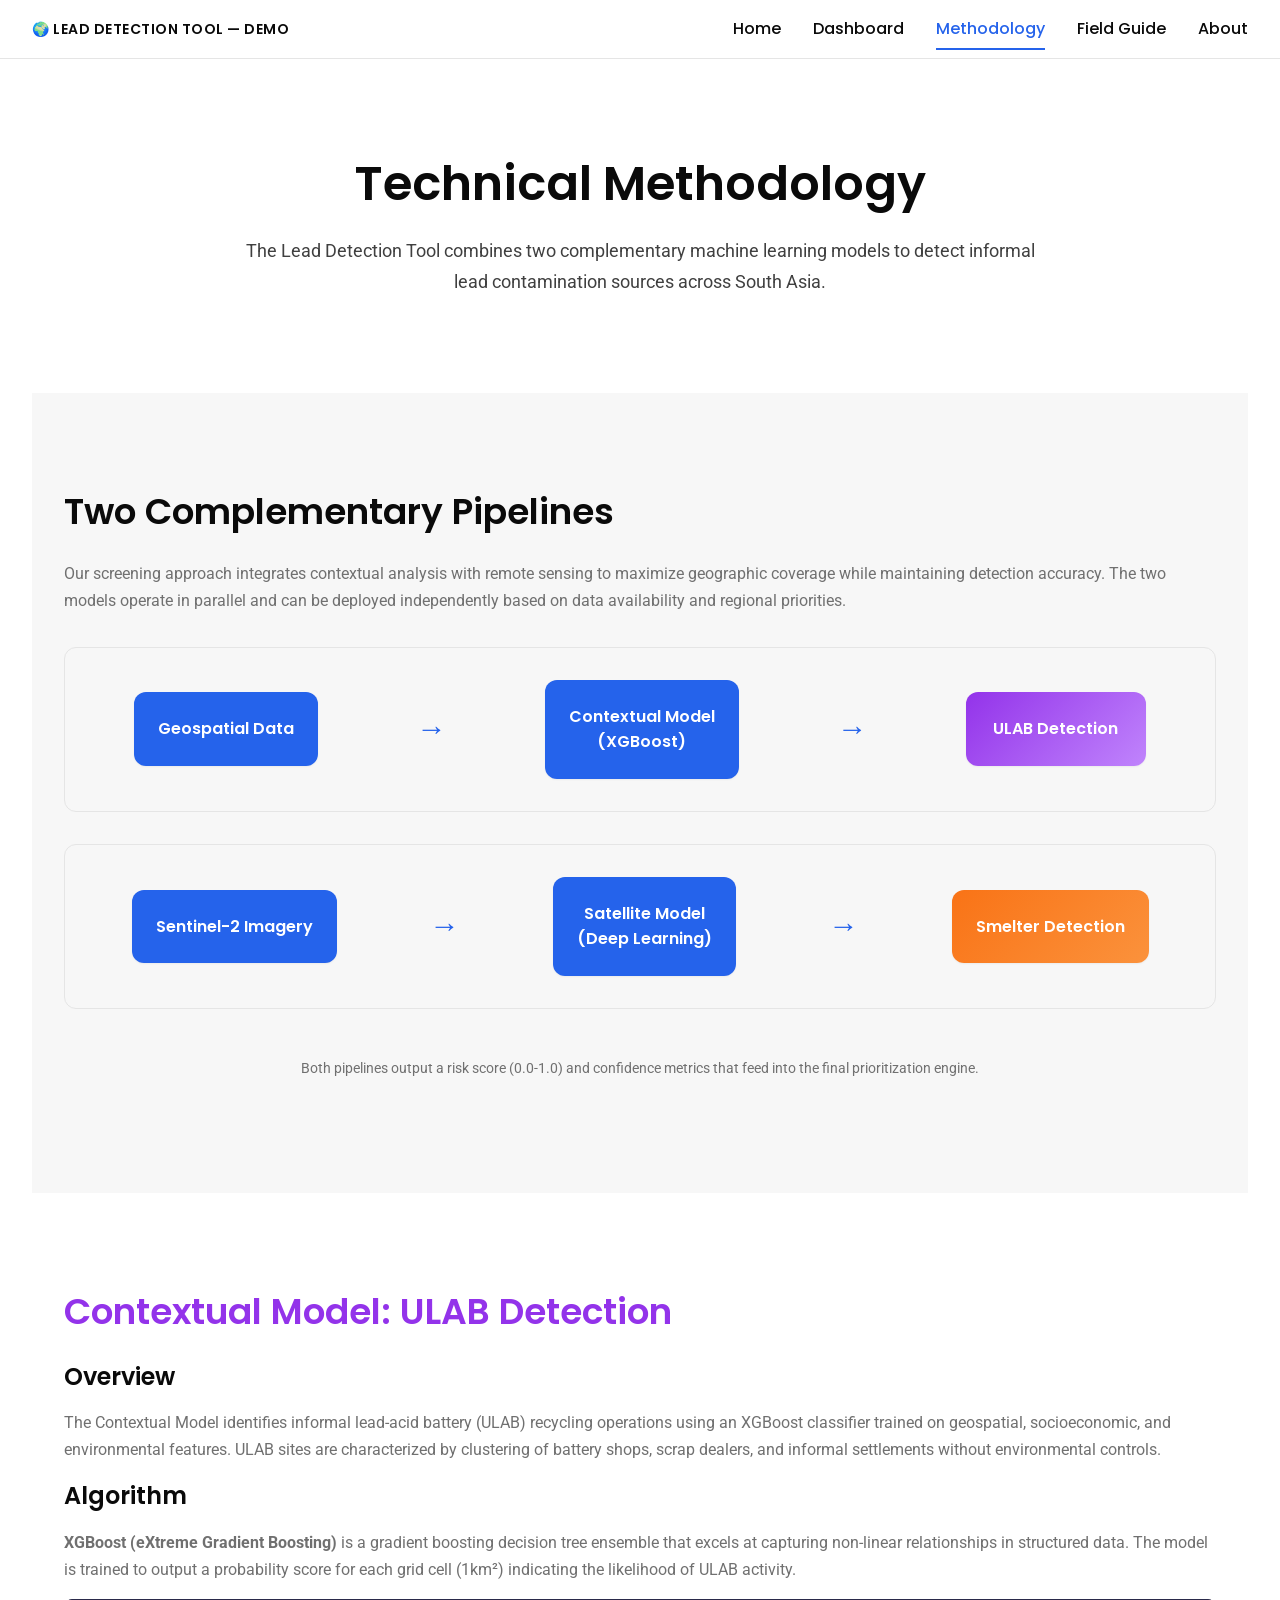
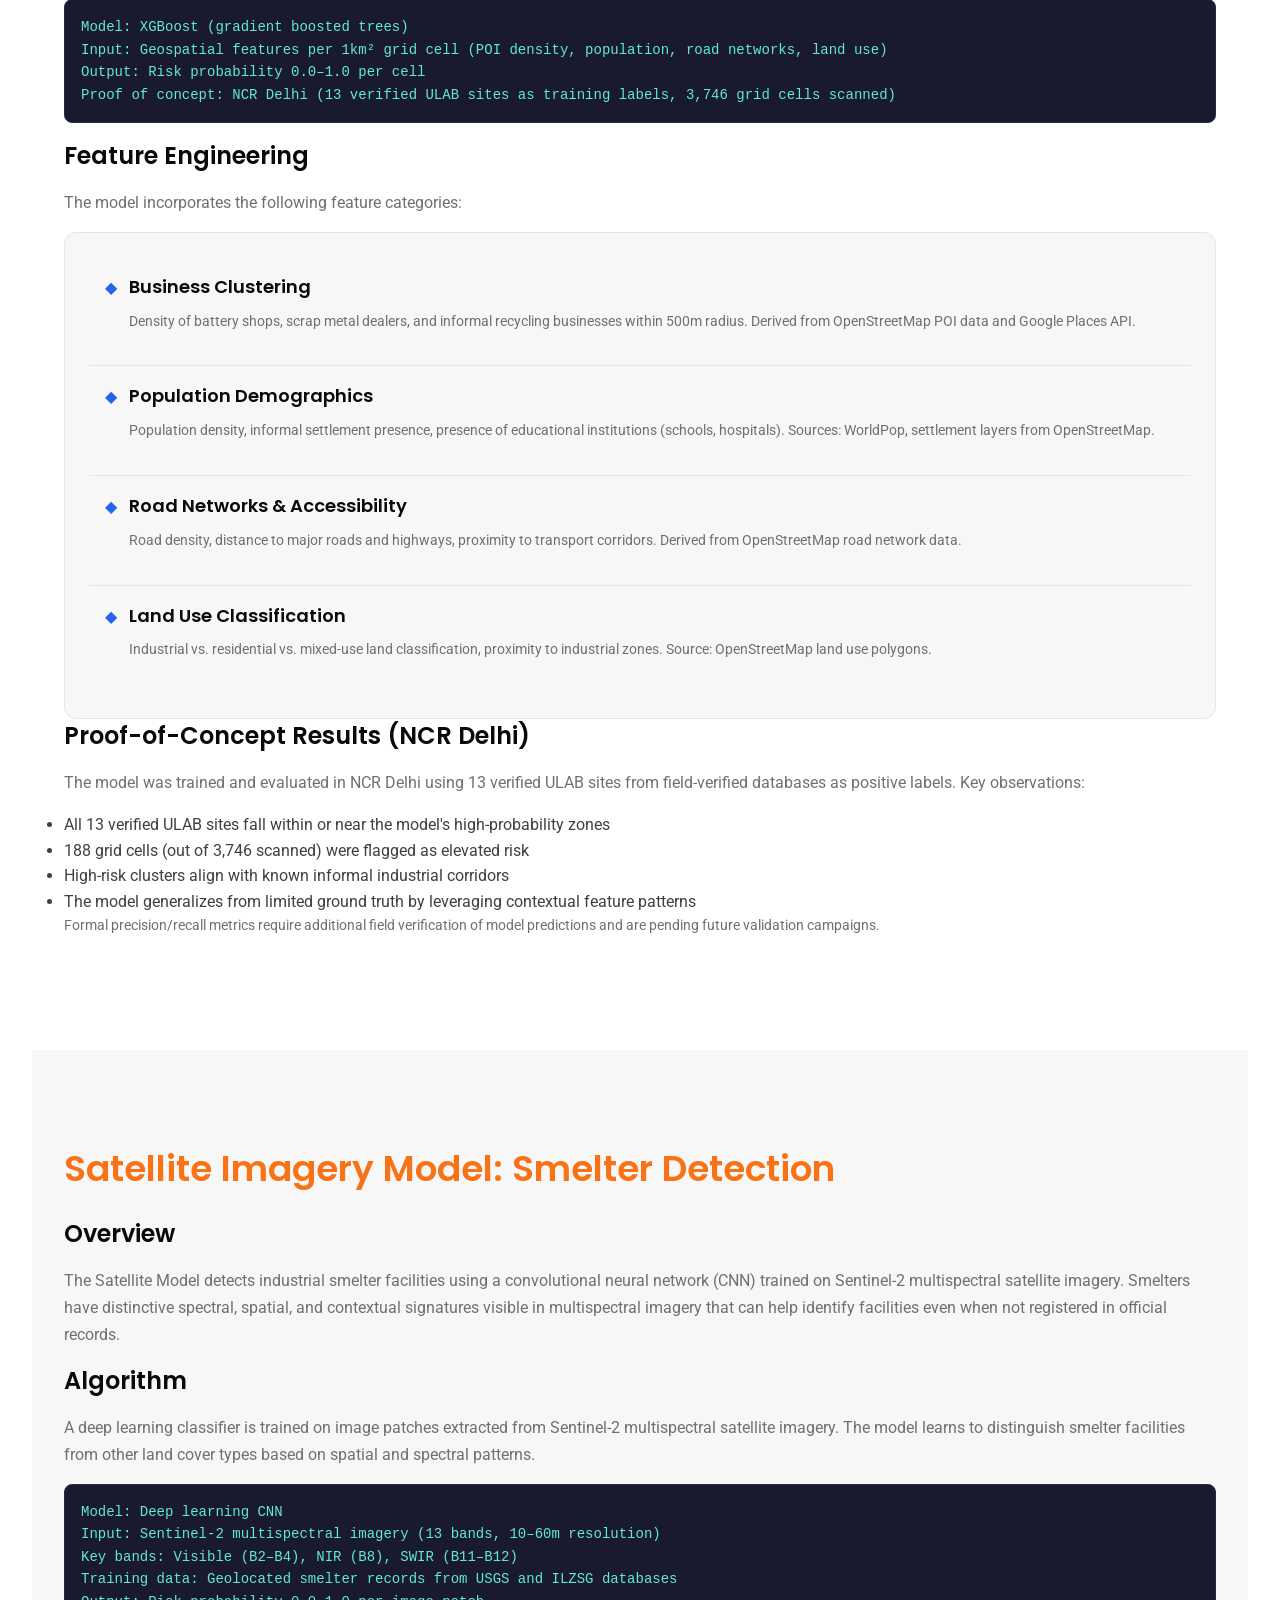
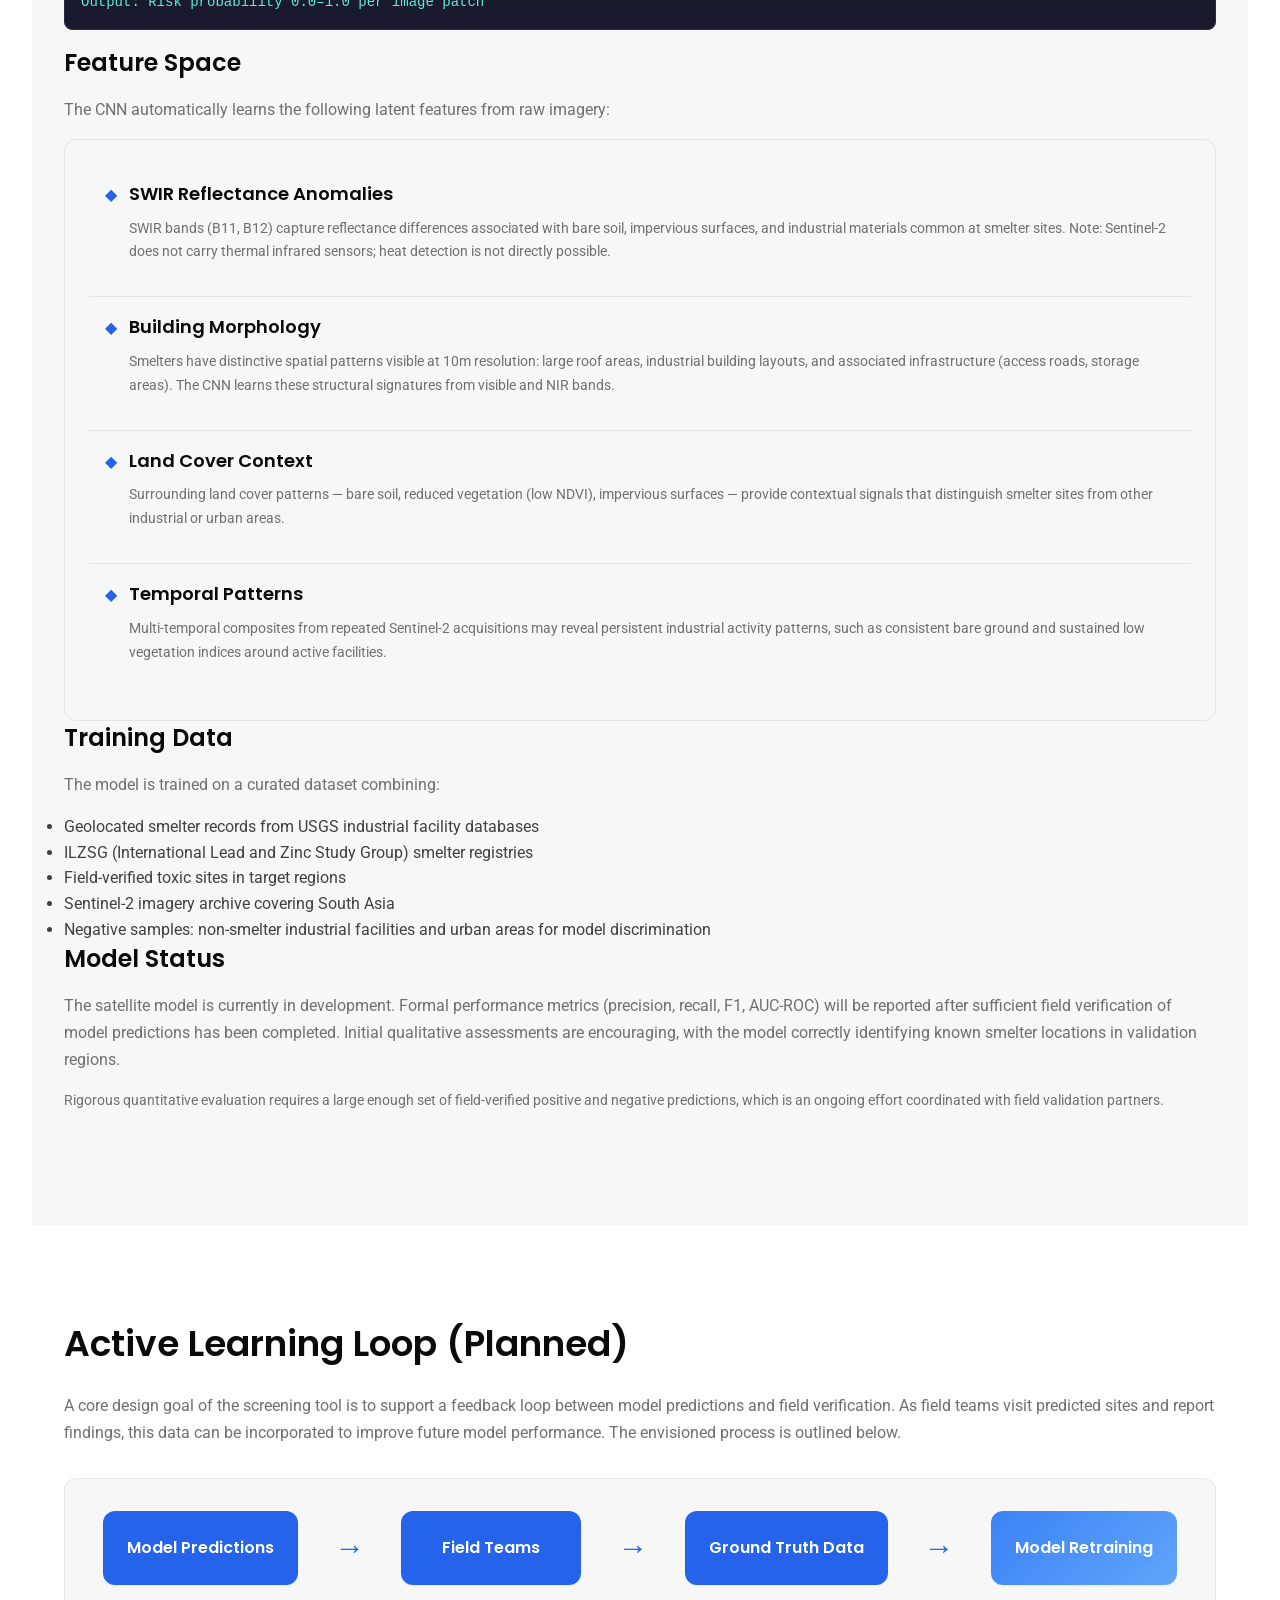
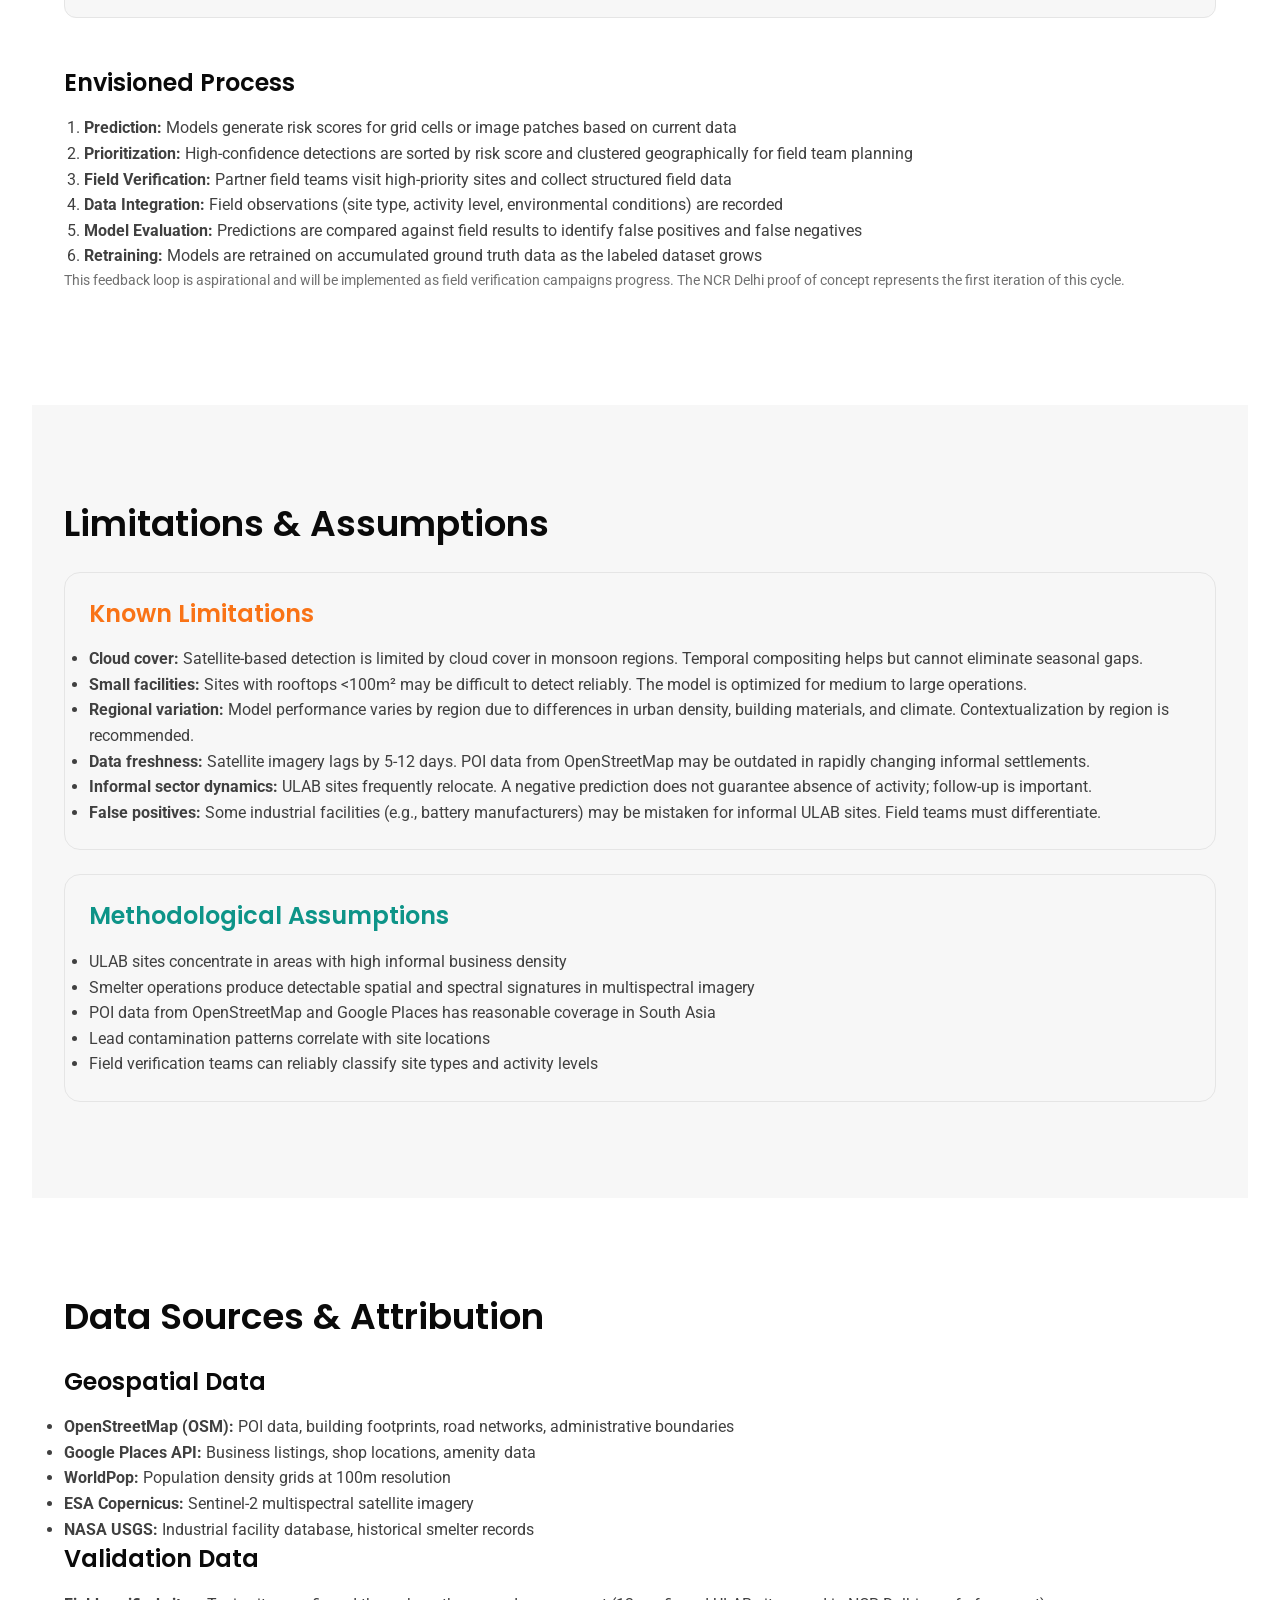
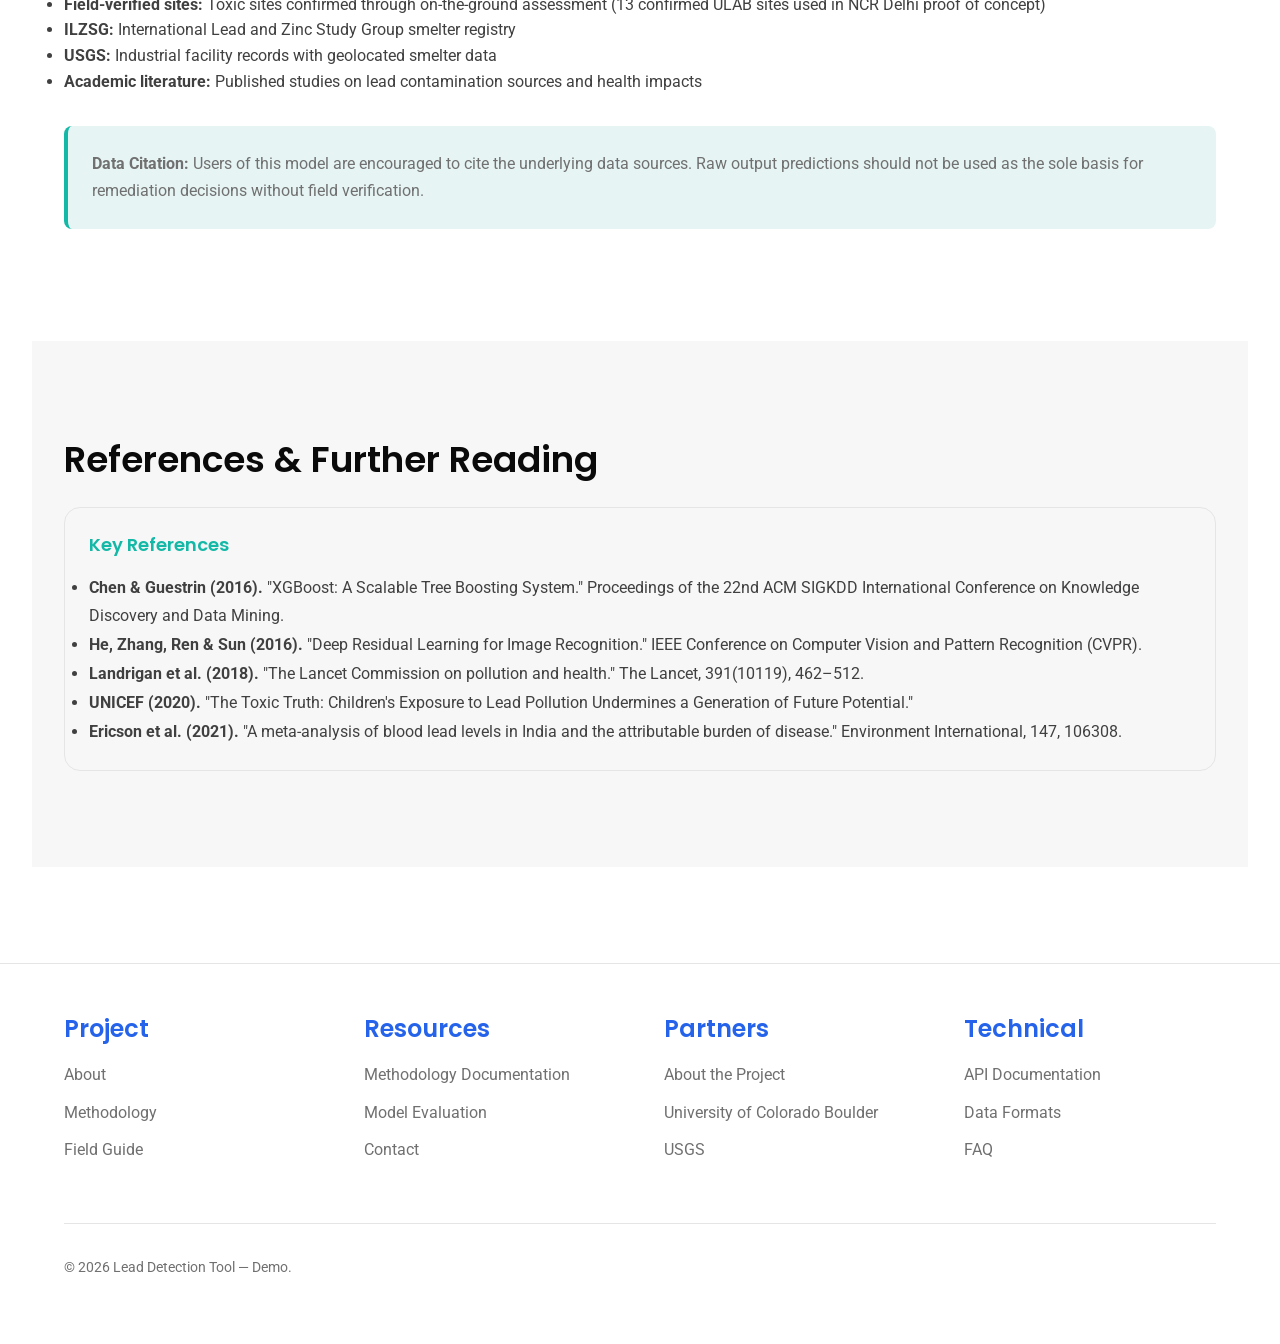
<file: methodology.html>
<!DOCTYPE html>
<html lang="en">
<head>
  <meta charset="UTF-8">
  <meta name="viewport" content="width=device-width, initial-scale=1.0">
  <title>Methodology - Lead Detection Tool</title>
  <link href="https://fonts.googleapis.com/css2?family=Poppins:wght@400;500;600;700&family=Roboto:wght@400;500;700&display=swap" rel="stylesheet">
  <link rel="stylesheet" href="css/style.css">
</head>
<body>
  <!-- Navigation -->
  <nav class="navbar">
    <a href="index.html" class="navbar-brand">
      🌍 Lead Detection Tool &mdash; Demo
    </a>
    <ul class="navbar-nav">
      <li><a href="index.html">Home</a></li>
      <li><a href="dashboard.html">Dashboard</a></li>
      <li><a href="methodology.html">Methodology</a></li>
      <li><a href="field-guide.html">Field Guide</a></li>
      <li><a href="about.html">About</a></li>
    </ul>
  </nav>

  <!-- Main Content -->
  <div class="container">
    <!-- Hero Section -->
    <section class="section section-dark">
      <h1 style="text-align: center; margin-bottom: var(--spacing-6);">Technical Methodology</h1>
      <p style="text-align: center; font-size: var(--font-size-lg); color: var(--gray-300); max-width: 800px; margin: 0 auto;">
        The Lead Detection Tool combines two complementary machine learning models to detect informal lead contamination sources across South Asia.
      </p>
    </section>

    <!-- Overview Section -->
    <section class="section section-light">
      <h2>Two Complementary Pipelines</h2>
      <p>
        Our screening approach integrates contextual analysis with remote sensing to maximize geographic coverage while maintaining detection accuracy. The two models operate in parallel and can be deployed independently based on data availability and regional priorities.
      </p>

      <div class="pipeline-diagram">
        <div class="pipeline-box">Geospatial Data</div>
        <div class="pipeline-arrow">→</div>
        <div class="pipeline-box">Contextual Model<br>(XGBoost)</div>
        <div class="pipeline-arrow">→</div>
        <div class="pipeline-box" style="background: linear-gradient(135deg, #9333ea, #c084fc);">ULAB Detection</div>
      </div>

      <div class="pipeline-diagram" style="margin-bottom: 0;">
        <div class="pipeline-box">Sentinel-2 Imagery</div>
        <div class="pipeline-arrow">→</div>
        <div class="pipeline-box">Satellite Model<br>(Deep Learning)</div>
        <div class="pipeline-arrow">→</div>
        <div class="pipeline-box" style="background: linear-gradient(135deg, #f97316, #fb923c);">Smelter Detection</div>
      </div>

      <p style="margin-top: var(--spacing-12); text-align: center; color: var(--gray-400); font-size: var(--font-size-sm);">
        Both pipelines output a risk score (0.0-1.0) and confidence metrics that feed into the final prioritization engine.
      </p>
    </section>

    <!-- Model 1: Contextual Model -->
    <section class="section section-dark">
      <h2 style="color: #9333ea;">Contextual Model: ULAB Detection</h2>

      <h3>Overview</h3>
      <p>
        The Contextual Model identifies informal lead-acid battery (ULAB) recycling operations using an XGBoost classifier trained on geospatial, socioeconomic, and environmental features. ULAB sites are characterized by clustering of battery shops, scrap dealers, and informal settlements without environmental controls.
      </p>

      <h3>Algorithm</h3>
      <p>
        <strong>XGBoost (eXtreme Gradient Boosting)</strong> is a gradient boosting decision tree ensemble that excels at capturing non-linear relationships in structured data. The model is trained to output a probability score for each grid cell (1km²) indicating the likelihood of ULAB activity.
      </p>

      <div class="code-block">
        Model: XGBoost (gradient boosted trees)<br>
        Input: Geospatial features per 1km² grid cell (POI density, population, road networks, land use)<br>
        Output: Risk probability 0.0–1.0 per cell<br>
        Proof of concept: NCR Delhi (13 verified ULAB sites as training labels, 3,746 grid cells scanned)
      </div>

      <h3>Feature Engineering</h3>
      <p>
        The model incorporates the following feature categories:
      </p>

      <ul class="feature-list">
        <li>
          <div class="feature-list-icon">◆</div>
          <div class="feature-list-content">
            <h4>Business Clustering</h4>
            <p class="feature-list-desc">Density of battery shops, scrap metal dealers, and informal recycling businesses within 500m radius. Derived from OpenStreetMap POI data and Google Places API.</p>
          </div>
        </li>
        <li>
          <div class="feature-list-icon">◆</div>
          <div class="feature-list-content">
            <h4>Population Demographics</h4>
            <p class="feature-list-desc">Population density, informal settlement presence, presence of educational institutions (schools, hospitals). Sources: WorldPop, settlement layers from OpenStreetMap.</p>
          </div>
        </li>
        <li>
          <div class="feature-list-icon">◆</div>
          <div class="feature-list-content">
            <h4>Road Networks &amp; Accessibility</h4>
            <p class="feature-list-desc">Road density, distance to major roads and highways, proximity to transport corridors. Derived from OpenStreetMap road network data.</p>
          </div>
        </li>
        <li>
          <div class="feature-list-icon">◆</div>
          <div class="feature-list-content">
            <h4>Land Use Classification</h4>
            <p class="feature-list-desc">Industrial vs. residential vs. mixed-use land classification, proximity to industrial zones. Source: OpenStreetMap land use polygons.</p>
          </div>
        </li>
      </ul>

      <h3>Proof-of-Concept Results (NCR Delhi)</h3>
      <p>
        The model was trained and evaluated in NCR Delhi using 13 verified ULAB sites from field-verified databases as positive labels. Key observations:
      </p>
      <ul style="color: var(--gray-300);">
        <li>All 13 verified ULAB sites fall within or near the model's high-probability zones</li>
        <li>188 grid cells (out of 3,746 scanned) were flagged as elevated risk</li>
        <li>High-risk clusters align with known informal industrial corridors</li>
        <li>The model generalizes from limited ground truth by leveraging contextual feature patterns</li>
      </ul>
      <p style="color: var(--gray-400); font-size: var(--font-size-sm);">
        Formal precision/recall metrics require additional field verification of model predictions and are pending future validation campaigns.
      </p>
    </section>

    <!-- Model 2: Satellite Model -->
    <section class="section section-light">
      <h2 style="color: #f97316;">Satellite Imagery Model: Smelter Detection</h2>

      <h3>Overview</h3>
      <p>
        The Satellite Model detects industrial smelter facilities using a convolutional neural network (CNN) trained on Sentinel-2 multispectral satellite imagery. Smelters have distinctive spectral, spatial, and contextual signatures visible in multispectral imagery that can help identify facilities even when not registered in official records.
      </p>

      <h3>Algorithm</h3>
      <p>
        A deep learning classifier is trained on image patches extracted from Sentinel-2 multispectral satellite imagery. The model learns to distinguish smelter facilities from other land cover types based on spatial and spectral patterns.
      </p>

      <div class="code-block">
        Model: Deep learning CNN<br>
        Input: Sentinel-2 multispectral imagery (13 bands, 10–60m resolution)<br>
        Key bands: Visible (B2–B4), NIR (B8), SWIR (B11–B12)<br>
        Training data: Geolocated smelter records from USGS and ILZSG databases<br>
        Output: Risk probability 0.0–1.0 per image patch
      </div>

      <h3>Feature Space</h3>
      <p>
        The CNN automatically learns the following latent features from raw imagery:
      </p>

      <ul class="feature-list">
        <li>
          <div class="feature-list-icon">◆</div>
          <div class="feature-list-content">
            <h4>SWIR Reflectance Anomalies</h4>
            <p class="feature-list-desc">SWIR bands (B11, B12) capture reflectance differences associated with bare soil, impervious surfaces, and industrial materials common at smelter sites. Note: Sentinel-2 does not carry thermal infrared sensors; heat detection is not directly possible.</p>
          </div>
        </li>
        <li>
          <div class="feature-list-icon">◆</div>
          <div class="feature-list-content">
            <h4>Building Morphology</h4>
            <p class="feature-list-desc">Smelters have distinctive spatial patterns visible at 10m resolution: large roof areas, industrial building layouts, and associated infrastructure (access roads, storage areas). The CNN learns these structural signatures from visible and NIR bands.</p>
          </div>
        </li>
        <li>
          <div class="feature-list-icon">◆</div>
          <div class="feature-list-content">
            <h4>Land Cover Context</h4>
            <p class="feature-list-desc">Surrounding land cover patterns — bare soil, reduced vegetation (low NDVI), impervious surfaces — provide contextual signals that distinguish smelter sites from other industrial or urban areas.</p>
          </div>
        </li>
        <li>
          <div class="feature-list-icon">◆</div>
          <div class="feature-list-content">
            <h4>Temporal Patterns</h4>
            <p class="feature-list-desc">Multi-temporal composites from repeated Sentinel-2 acquisitions may reveal persistent industrial activity patterns, such as consistent bare ground and sustained low vegetation indices around active facilities.</p>
          </div>
        </li>
      </ul>

      <h3>Training Data</h3>
      <p>
        The model is trained on a curated dataset combining:
      </p>
      <ul style="color: var(--gray-300);">
        <li>Geolocated smelter records from USGS industrial facility databases</li>
        <li>ILZSG (International Lead and Zinc Study Group) smelter registries</li>
        <li>Field-verified toxic sites in target regions</li>
        <li>Sentinel-2 imagery archive covering South Asia</li>
        <li>Negative samples: non-smelter industrial facilities and urban areas for model discrimination</li>
      </ul>

      <h3>Model Status</h3>
      <p>
        The satellite model is currently in development. Formal performance metrics (precision, recall, F1, AUC-ROC) will be reported after sufficient field verification of model predictions has been completed. Initial qualitative assessments are encouraging, with the model correctly identifying known smelter locations in validation regions.
      </p>
      <p style="color: var(--gray-400); font-size: var(--font-size-sm);">
        Rigorous quantitative evaluation requires a large enough set of field-verified positive and negative predictions, which is an ongoing effort coordinated with field validation partners.
      </p>
    </section>

    <!-- Active Learning -->
    <section class="section section-dark">
      <h2>Active Learning Loop (Planned)</h2>

      <p>
        A core design goal of the screening tool is to support a feedback loop between model predictions and field verification. As field teams visit predicted sites and report findings, this data can be incorporated to improve future model performance. The envisioned process is outlined below.
      </p>

      <div class="pipeline-diagram">
        <div class="pipeline-box">Model Predictions</div>
        <div class="pipeline-arrow">→</div>
        <div class="pipeline-box">Field Teams</div>
        <div class="pipeline-arrow">→</div>
        <div class="pipeline-box">Ground Truth Data</div>
        <div class="pipeline-arrow">→</div>
        <div class="pipeline-box" style="background: linear-gradient(135deg, #3b82f6, #60a5fa);">Model Retraining</div>
      </div>

      <h3 style="margin-top: var(--spacing-12);">Envisioned Process</h3>
      <ol style="color: var(--gray-300); padding-left: 20px;">
        <li><strong>Prediction:</strong> Models generate risk scores for grid cells or image patches based on current data</li>
        <li><strong>Prioritization:</strong> High-confidence detections are sorted by risk score and clustered geographically for field team planning</li>
        <li><strong>Field Verification:</strong> Partner field teams visit high-priority sites and collect structured field data</li>
        <li><strong>Data Integration:</strong> Field observations (site type, activity level, environmental conditions) are recorded</li>
        <li><strong>Model Evaluation:</strong> Predictions are compared against field results to identify false positives and false negatives</li>
        <li><strong>Retraining:</strong> Models are retrained on accumulated ground truth data as the labeled dataset grows</li>
      </ol>
      <p style="color: var(--gray-400); font-size: var(--font-size-sm);">
        This feedback loop is aspirational and will be implemented as field verification campaigns progress. The NCR Delhi proof of concept represents the first iteration of this cycle.
      </p>
    </section>

    <!-- Limitations -->
    <section class="section section-light">
      <h2>Limitations & Assumptions</h2>

      <div class="card">
        <h3 style="color: #f97316;">Known Limitations</h3>
        <ul style="color: var(--gray-300);">
          <li><strong>Cloud cover:</strong> Satellite-based detection is limited by cloud cover in monsoon regions. Temporal compositing helps but cannot eliminate seasonal gaps.</li>
          <li><strong>Small facilities:</strong> Sites with rooftops <100m² may be difficult to detect reliably. The model is optimized for medium to large operations.</li>
          <li><strong>Regional variation:</strong> Model performance varies by region due to differences in urban density, building materials, and climate. Contextualization by region is recommended.</li>
          <li><strong>Data freshness:</strong> Satellite imagery lags by 5-12 days. POI data from OpenStreetMap may be outdated in rapidly changing informal settlements.</li>
          <li><strong>Informal sector dynamics:</strong> ULAB sites frequently relocate. A negative prediction does not guarantee absence of activity; follow-up is important.</li>
          <li><strong>False positives:</strong> Some industrial facilities (e.g., battery manufacturers) may be mistaken for informal ULAB sites. Field teams must differentiate.</li>
        </ul>
      </div>

      <div class="card" style="margin-top: var(--spacing-6);">
        <h3 style="color: #0d9488;">Methodological Assumptions</h3>
        <ul style="color: var(--gray-300);">
          <li>ULAB sites concentrate in areas with high informal business density</li>
          <li>Smelter operations produce detectable spatial and spectral signatures in multispectral imagery</li>
          <li>POI data from OpenStreetMap and Google Places has reasonable coverage in South Asia</li>
          <li>Lead contamination patterns correlate with site locations</li>
          <li>Field verification teams can reliably classify site types and activity levels</li>
        </ul>
      </div>
    </section>

    <!-- Data Sources -->
    <section class="section section-dark">
      <h2>Data Sources & Attribution</h2>

      <h3>Geospatial Data</h3>
      <ul style="color: var(--gray-300);">
        <li><strong>OpenStreetMap (OSM):</strong> POI data, building footprints, road networks, administrative boundaries</li>
        <li><strong>Google Places API:</strong> Business listings, shop locations, amenity data</li>
        <li><strong>WorldPop:</strong> Population density grids at 100m resolution</li>
        <li><strong>ESA Copernicus:</strong> Sentinel-2 multispectral satellite imagery</li>
        <li><strong>NASA USGS:</strong> Industrial facility database, historical smelter records</li>
      </ul>

      <h3>Validation Data</h3>
      <ul style="color: var(--gray-300);">
        <li><strong>Field-verified sites:</strong> Toxic sites confirmed through on-the-ground assessment (13 confirmed ULAB sites used in NCR Delhi proof of concept)</li>
        <li><strong>ILZSG:</strong> International Lead and Zinc Study Group smelter registry</li>
        <li><strong>USGS:</strong> Industrial facility records with geolocated smelter data</li>
        <li><strong>Academic literature:</strong> Published studies on lead contamination sources and health impacts</li>
      </ul>

      <p style="margin-top: var(--spacing-8); padding: var(--spacing-6); background-color: rgba(13, 148, 136, 0.1); border-left: 4px solid #14b8a6; border-radius: var(--radius-md);">
        <strong>Data Citation:</strong> Users of this model are encouraged to cite the underlying data sources. Raw output predictions should not be used as the sole basis for remediation decisions without field verification.
      </p>
    </section>

    <!-- References Section -->
    <section class="section section-light">
      <h2>References & Further Reading</h2>

      <div class="card">
        <h3 style="color: #14b8a6; font-size: var(--font-size-lg);">Key References</h3>
        <ul style="color: var(--gray-300); line-height: 1.8;">
          <li><strong>Chen & Guestrin (2016).</strong> "XGBoost: A Scalable Tree Boosting System." Proceedings of the 22nd ACM SIGKDD International Conference on Knowledge Discovery and Data Mining.</li>
          <li><strong>He, Zhang, Ren & Sun (2016).</strong> "Deep Residual Learning for Image Recognition." IEEE Conference on Computer Vision and Pattern Recognition (CVPR).</li>
          <li><strong>Landrigan et al. (2018).</strong> "The Lancet Commission on pollution and health." The Lancet, 391(10119), 462–512.</li>
          <li><strong>UNICEF (2020).</strong> "The Toxic Truth: Children's Exposure to Lead Pollution Undermines a Generation of Future Potential."</li>
          <li><strong>Ericson et al. (2021).</strong> "A meta-analysis of blood lead levels in India and the attributable burden of disease." Environment International, 147, 106308.</li>
        </ul>
      </div>
    </section>
  </div>

  <!-- Footer -->
  <footer class="footer">
    <div class="container">
      <div class="footer-content">
        <div class="footer-section">
          <h3>Project</h3>
          <ul>
            <li><a href="about.html">About</a></li>
            <li><a href="methodology.html">Methodology</a></li>
            <li><a href="field-guide.html">Field Guide</a></li>
          </ul>
        </div>
        <div class="footer-section">
          <h3>Resources</h3>
          <ul>
            <li><a href="#">Methodology Documentation</a></li>
            <li><a href="#">Model Evaluation</a></li>
            <li><a href="#">Contact</a></li>
          </ul>
        </div>
        <div class="footer-section">
          <h3>Partners</h3>
          <ul>
            <li><a href="about.html">About the Project</a></li>
            <li><a href="#">University of Colorado Boulder</a></li>
            <li><a href="#">USGS</a></li>
          </ul>
        </div>
        <div class="footer-section">
          <h3>Technical</h3>
          <ul>
            <li><a href="#">API Documentation</a></li>
            <li><a href="#">Data Formats</a></li>
            <li><a href="#">FAQ</a></li>
          </ul>
        </div>
      </div>
      <div class="footer-bottom">
        <p>&copy; 2026 Lead Detection Tool &mdash; Demo.</p>
      </div>
    </div>
  </footer>

  <script src="js/app.js"></script>
</body>
</html>
</file>
<file: css/style.css>
/* ============================================================================
   Lead Detection Tool
   Global Styles & Design System
   ========================================================================== */

:root {
  /* Color Palette — BPL-inspired light theme */
  --navy-900: #ffffff;        /* page background: white */
  --navy-800: #f7f7f7;        /* section/card bg: light gray */
  --navy-700: #e5e5e5;        /* borders: soft gray */
  --navy-600: #d4d4d4;        /* subtle borders */
  --teal-600: #1d4ed8;        /* accent dark (steel blue) */
  --teal-500: #2563eb;        /* primary blue accent */
  --teal-400: #3b82f6;        /* accent hover */
  --orange-500: #f97316;
  --orange-400: #fb923c;
  --white: #ffffff;
  --gray-50: #fafafa;
  --gray-100: #0a0a0a;        /* headings: near-black */
  --gray-200: #1a1a1a;        /* strong text */
  --gray-300: #404040;        /* secondary text */
  --gray-400: #707070;        /* body text: BPL gray */
  --gray-500: #999999;        /* muted text */
  --red-500: #ef4444;
  --red-600: #dc2626;
  --yellow-500: #eab308;
  --green-500: #2563eb;
  --purple-600: #7c3aed;

  /* Typography — BPL: Poppins headings + Roboto body */
  --font-family: 'Roboto', -apple-system, BlinkMacSystemFont, 'Segoe UI', sans-serif;
  --font-heading: 'Poppins', 'Roboto', sans-serif;
  --font-size-xs: 0.75rem;
  --font-size-sm: 0.875rem;
  --font-size-base: 1rem;
  --font-size-lg: 1.125rem;
  --font-size-xl: 1.25rem;
  --font-size-2xl: 1.5rem;
  --font-size-3xl: 1.875rem;
  --font-size-4xl: 2.25rem;
  --font-size-5xl: 3rem;

  /* Spacing */
  --spacing-1: 0.25rem;
  --spacing-2: 0.5rem;
  --spacing-3: 0.75rem;
  --spacing-4: 1rem;
  --spacing-6: 1.5rem;
  --spacing-8: 2rem;
  --spacing-12: 3rem;
  --spacing-16: 4rem;
  --spacing-24: 6rem;

  /* Border Radius */
  --radius-sm: 0.375rem;
  --radius-md: 0.5rem;
  --radius-lg: 0.75rem;
  --radius-xl: 1rem;

  /* Shadows */
  --shadow-sm: 0 1px 2px 0 rgba(0, 0, 0, 0.05);
  --shadow-md: 0 4px 6px -1px rgba(0, 0, 0, 0.1), 0 2px 4px -2px rgba(0, 0, 0, 0.1);
  --shadow-lg: 0 10px 15px -3px rgba(0, 0, 0, 0.1), 0 4px 6px -4px rgba(0, 0, 0, 0.1);
  --shadow-xl: 0 20px 25px -5px rgba(0, 0, 0, 0.1), 0 8px 10px -6px rgba(0, 0, 0, 0.1);

  /* Transitions */
  --transition-fast: 150ms cubic-bezier(0.4, 0, 0.2, 1);
  --transition-base: 200ms cubic-bezier(0.4, 0, 0.2, 1);
  --transition-slow: 300ms cubic-bezier(0.4, 0, 0.2, 1);
}

/* ============================================================================
   Reset & Base Styles
   ========================================================================== */

* {
  margin: 0;
  padding: 0;
  box-sizing: border-box;
}

html {
  font-size: 16px;
  -webkit-font-smoothing: antialiased;
  -moz-osx-font-smoothing: grayscale;
}

body {
  font-family: var(--font-family);
  background-color: var(--navy-900);
  color: var(--gray-400);
  line-height: 1.6;
}

/* ============================================================================
   Navigation
   ========================================================================== */

.navbar {
  background: var(--white);
  border-bottom: 1px solid var(--navy-700);
  padding: var(--spacing-4) var(--spacing-8);
  display: flex;
  align-items: center;
  justify-content: space-between;
  position: sticky;
  top: 0;
  z-index: 1000;
  box-shadow: none;
}

.navbar-brand {
  display: flex;
  align-items: center;
  gap: var(--spacing-3);
  text-decoration: none;
  color: var(--gray-100);
  font-family: var(--font-heading);
  font-weight: 600;
  font-size: var(--font-size-sm);
  letter-spacing: 0.5px;
  text-transform: uppercase;
  transition: color var(--transition-fast);
}

.navbar-brand:hover {
  color: var(--teal-500);
}

.navbar-nav {
  display: flex;
  gap: var(--spacing-8);
  list-style: none;
}

.navbar-nav a {
  color: var(--gray-100);
  text-decoration: none;
  font-family: var(--font-heading);
  font-size: var(--font-size-base);
  font-weight: 500;
  transition: color var(--transition-fast);
  padding: var(--spacing-2) 0;
  border-bottom: 2px solid transparent;
}

.navbar-nav a:hover {
  color: var(--teal-500);
}

.navbar-nav a.active {
  color: var(--teal-500);
  border-bottom-color: var(--teal-500);
}

/* ============================================================================
   Typography & Common Elements
   ========================================================================== */

h1, h2, h3, h4 {
  font-family: var(--font-heading);
  color: var(--gray-100);
}

h1 {
  font-size: var(--font-size-5xl);
  font-weight: 600;
  line-height: 1.2;
  margin-bottom: var(--spacing-6);
}

h2 {
  font-size: var(--font-size-4xl);
  font-weight: 600;
  line-height: 1.3;
  margin-bottom: var(--spacing-6);
}

h3 {
  font-size: var(--font-size-2xl);
  font-weight: 600;
  line-height: 1.4;
  margin-bottom: var(--spacing-4);
}

h4 {
  font-size: var(--font-size-lg);
  font-weight: 600;
  margin-bottom: var(--spacing-3);
}

p {
  margin-bottom: var(--spacing-4);
  color: var(--gray-400);
  line-height: 1.7;
}

a {
  color: var(--teal-500);
  text-decoration: none;
  transition: color var(--transition-fast);
}

a:hover {
  color: var(--teal-400);
}

/* ============================================================================
   Buttons
   ========================================================================== */

.btn {
  display: inline-flex;
  align-items: center;
  justify-content: center;
  gap: var(--spacing-2);
  padding: var(--spacing-3) var(--spacing-6);
  border: none;
  border-radius: var(--radius-lg);
  font-size: var(--font-size-sm);
  font-weight: 600;
  cursor: pointer;
  transition: all var(--transition-fast);
  font-family: var(--font-family);
}

.btn-primary {
  background: var(--teal-500);
  color: var(--white);
  box-shadow: none;
}

.btn-primary:hover {
  transform: translateY(-1px);
  box-shadow: var(--shadow-sm);
  background: var(--teal-600);
}

.btn-secondary {
  background-color: var(--white);
  color: var(--gray-100);
  border: 1px solid var(--navy-700);
}

.btn-secondary:hover {
  background-color: var(--navy-800);
  border-color: var(--gray-300);
}

.btn-outline {
  background: transparent;
  color: var(--teal-500);
  border: 2px solid var(--teal-500);
}

.btn-outline:hover {
  background-color: rgba(13, 148, 136, 0.1);
}

.btn-small {
  padding: var(--spacing-2) var(--spacing-4);
  font-size: var(--font-size-xs);
}

.btn-icon {
  padding: var(--spacing-2);
  width: 36px;
  height: 36px;
  border-radius: var(--radius-md);
}

/* ============================================================================
   Cards
   ========================================================================== */

.card {
  background-color: var(--navy-800);
  border: 1px solid var(--navy-700);
  border-radius: var(--radius-xl);
  padding: var(--spacing-6);
  transition: all var(--transition-base);
}

.card:hover {
  border-color: var(--navy-600);
  box-shadow: var(--shadow-md);
}

.card-grid {
  display: grid;
  grid-template-columns: repeat(auto-fit, minmax(320px, 1fr));
  gap: var(--spacing-6);
}

/* ============================================================================
   Badges
   ========================================================================== */

.badge {
  display: inline-flex;
  align-items: center;
  gap: var(--spacing-2);
  padding: var(--spacing-2) var(--spacing-3);
  border-radius: var(--radius-md);
  font-size: var(--font-size-xs);
  font-weight: 600;
  text-transform: uppercase;
  letter-spacing: 0.5px;
}

.badge-ulab {
  background-color: rgba(124, 58, 237, 0.1);
  color: #7c3aed;
}

.badge-smelter {
  background-color: rgba(249, 115, 22, 0.1);
  color: #ea580c;
}

.badge-verified {
  background-color: rgba(37, 99, 235, 0.1);
  color: #1d4ed8;
}

.badge-pending {
  background-color: rgba(234, 179, 8, 0.15);
  color: #a16207;
}

.badge-scheduled {
  background-color: rgba(59, 130, 246, 0.1);
  color: #2563eb;
}

.badge-reviewing {
  background-color: rgba(239, 68, 68, 0.1);
  color: var(--red-600);
}

/* ============================================================================
   Containers & Layout
   ========================================================================== */

.container {
  max-width: 1400px;
  margin: 0 auto;
  padding: 0 var(--spacing-8);
}

.section {
  padding: var(--spacing-24) var(--spacing-8);
}

.section-light {
  background-color: var(--navy-800);
}

.section-dark {
  background-color: var(--navy-900);
}

.grid {
  display: grid;
  gap: var(--spacing-6);
}

.grid-2 {
  grid-template-columns: repeat(auto-fit, minmax(350px, 1fr));
}

.grid-3 {
  grid-template-columns: repeat(auto-fit, minmax(300px, 1fr));
}

.grid-4 {
  grid-template-columns: repeat(auto-fit, minmax(280px, 1fr));
}

.flex {
  display: flex;
  gap: var(--spacing-4);
}

.flex-col {
  flex-direction: column;
}

.flex-center {
  align-items: center;
  justify-content: center;
}

.flex-between {
  align-items: center;
  justify-content: space-between;
}

/* ============================================================================
   Hero Section
   ========================================================================== */

.hero {
  background: var(--white);
  padding: var(--spacing-24) var(--spacing-8);
  text-align: center;
  position: relative;
  overflow: hidden;
  min-height: 80vh;
  display: flex;
  align-items: center;
  justify-content: center;
}

.hero::before {
  content: '';
  position: absolute;
  top: 0;
  left: 0;
  right: 0;
  bottom: 0;
  background: none;
  pointer-events: none;
}

.hero-content {
  position: relative;
  z-index: 1;
  max-width: 900px;
}

.hero h1 {
  background: none;
  -webkit-background-clip: unset;
  -webkit-text-fill-color: unset;
  background-clip: unset;
  color: var(--gray-100);
  margin-bottom: var(--spacing-6);
}

.hero h1 .accent {
  color: var(--teal-500);
}

.hero-subtitle {
  font-size: var(--font-size-xl);
  color: var(--gray-400);
  margin-bottom: var(--spacing-12);
  max-width: 700px;
  margin-left: auto;
  margin-right: auto;
}

.hero-cta {
  display: flex;
  gap: var(--spacing-4);
  justify-content: center;
  flex-wrap: wrap;
}

/* ============================================================================
   Stats Section
   ========================================================================== */

.stats {
  display: grid;
  grid-template-columns: repeat(auto-fit, minmax(250px, 1fr));
  gap: var(--spacing-6);
}

.stat-card {
  background: var(--white);
  padding: var(--spacing-8);
  border-radius: var(--radius-xl);
  border: 1px solid var(--navy-700);
  text-align: center;
  transition: all var(--transition-base);
}

.stat-card:hover {
  border-color: var(--navy-600);
  transform: translateY(-2px);
  box-shadow: var(--shadow-md);
}

.stat-number {
  font-size: var(--font-size-4xl);
  font-weight: 800;
  color: var(--teal-400);
  margin-bottom: var(--spacing-3);
}

.stat-label {
  font-size: var(--font-size-sm);
  color: var(--gray-400);
  text-transform: uppercase;
  letter-spacing: 1px;
  font-weight: 600;
}

/* ============================================================================
   Forms & Inputs
   ========================================================================== */

.form-group {
  margin-bottom: var(--spacing-6);
}

.form-label {
  display: block;
  margin-bottom: var(--spacing-2);
  font-size: var(--font-size-sm);
  font-weight: 600;
  color: var(--gray-200);
  text-transform: uppercase;
  letter-spacing: 0.5px;
}

.form-input,
.form-select,
.form-textarea {
  width: 100%;
  padding: var(--spacing-3) var(--spacing-4);
  border: 1px solid var(--navy-600);
  border-radius: var(--radius-md);
  background-color: var(--navy-700);
  color: var(--gray-100);
  font-family: var(--font-family);
  font-size: var(--font-size-sm);
  transition: all var(--transition-fast);
}

.form-input:focus,
.form-select:focus,
.form-textarea:focus {
  outline: none;
  border-color: var(--teal-500);
  box-shadow: 0 0 0 3px rgba(13, 148, 136, 0.1);
}

.form-input::placeholder {
  color: var(--gray-500);
}

.form-checkbox {
  display: flex;
  align-items: center;
  gap: var(--spacing-3);
  cursor: pointer;
  margin-bottom: var(--spacing-3);
}

.form-checkbox input[type="checkbox"] {
  width: 18px;
  height: 18px;
  cursor: pointer;
  accent-color: var(--teal-500);
}

.form-checkbox label {
  cursor: pointer;
  font-size: var(--font-size-sm);
  color: var(--gray-300);
}

.form-range {
  width: 100%;
  height: 6px;
  border-radius: 3px;
  background: var(--navy-700);
  outline: none;
  -webkit-appearance: none;
}

.form-range::-webkit-slider-thumb {
  -webkit-appearance: none;
  appearance: none;
  width: 20px;
  height: 20px;
  border-radius: 50%;
  background: var(--teal-500);
  cursor: pointer;
  box-shadow: 0 0 0 4px rgba(13, 148, 136, 0.2);
}

.form-range::-moz-range-thumb {
  width: 20px;
  height: 20px;
  border-radius: 50%;
  background: var(--teal-500);
  cursor: pointer;
  border: none;
  box-shadow: 0 0 0 4px rgba(13, 148, 136, 0.2);
}

/* ============================================================================
   Footer
   ========================================================================== */

.footer {
  background-color: var(--white);
  border-top: 1px solid var(--navy-700);
  padding: var(--spacing-12) var(--spacing-8);
  margin-top: var(--spacing-24);
}

.footer-content {
  display: grid;
  grid-template-columns: repeat(auto-fit, minmax(250px, 1fr));
  gap: var(--spacing-12);
  margin-bottom: var(--spacing-12);
}

.footer-section h3 {
  color: var(--teal-500);
  margin-bottom: var(--spacing-4);
}

.footer-section ul {
  list-style: none;
}

.footer-section li {
  margin-bottom: var(--spacing-3);
}

.footer-section a {
  color: var(--gray-400);
}

.footer-section a:hover {
  color: var(--teal-400);
}

.footer-bottom {
  border-top: 1px solid var(--navy-700);
  padding-top: var(--spacing-8);
  display: flex;
  justify-content: space-between;
  align-items: center;
  color: var(--gray-500);
  font-size: var(--font-size-sm);
}

/* ============================================================================
   Utilities
   ========================================================================== */

.mt-4 { margin-top: var(--spacing-4); }
.mt-6 { margin-top: var(--spacing-6); }
.mt-8 { margin-top: var(--spacing-8); }
.mt-12 { margin-top: var(--spacing-12); }

.mb-4 { margin-bottom: var(--spacing-4); }
.mb-6 { margin-bottom: var(--spacing-6); }
.mb-8 { margin-bottom: var(--spacing-8); }
.mb-12 { margin-bottom: var(--spacing-12); }

.text-center { text-align: center; }
.text-sm { font-size: var(--font-size-sm); }
.text-gray-400 { color: var(--gray-400); }
.text-gray-500 { color: var(--gray-500); }

.hidden { display: none; }

.fade-in {
  animation: fadeIn var(--transition-slow) ease-in-out;
}

@keyframes fadeIn {
  from {
    opacity: 0;
    transform: translateY(10px);
  }
  to {
    opacity: 1;
    transform: translateY(0);
  }
}

.pulse {
  animation: pulse 2s cubic-bezier(0.4, 0, 0.6, 1) infinite;
}

@keyframes pulse {
  0%, 100% { opacity: 1; }
  50% { opacity: 0.5; }
}

/* ============================================================================
   Dashboard Specific Styles
   ========================================================================== */

.dashboard-container {
  display: flex;
  height: calc(100vh - 64px);
  gap: 0;
}

.dashboard-sidebar {
  width: 280px;
  background-color: var(--navy-800);
  border-right: 1px solid var(--navy-700);
  overflow-y: auto;
  padding: var(--spacing-6);
  box-shadow: var(--shadow-md);
}

.dashboard-main {
  flex: 1;
  display: flex;
  flex-direction: column;
  position: relative;
}

.map-container {
  flex: 1;
  position: relative;
}

.leaflet-container {
  background-color: #e8e8e8;
}

.dashboard-panel {
  position: absolute;
  top: var(--spacing-4);
  right: var(--spacing-4);
  width: 380px;
  background-color: var(--navy-800);
  border: 1px solid var(--navy-700);
  border-radius: var(--radius-lg);
  box-shadow: var(--shadow-lg);
  max-height: 80vh;
  overflow-y: auto;
  z-index: 500;
  animation: slideInRight var(--transition-base);
}

@keyframes slideInRight {
  from {
    transform: translateX(20px);
    opacity: 0;
  }
  to {
    transform: translateX(0);
    opacity: 1;
  }
}

.panel-header {
  padding: var(--spacing-6);
  border-bottom: 1px solid var(--navy-700);
  display: flex;
  justify-content: space-between;
  align-items: start;
}

.panel-close {
  background: none;
  border: none;
  color: var(--gray-400);
  cursor: pointer;
  padding: 0;
  font-size: var(--font-size-lg);
  transition: color var(--transition-fast);
}

.panel-close:hover {
  color: var(--teal-400);
}

.panel-body {
  padding: var(--spacing-6);
}

.panel-section {
  margin-bottom: var(--spacing-6);
  padding-bottom: var(--spacing-6);
  border-bottom: 1px solid var(--navy-700);
}

.panel-section:last-child {
  border-bottom: none;
  margin-bottom: 0;
  padding-bottom: 0;
}

.panel-section-title {
  font-size: var(--font-size-sm);
  font-weight: 700;
  color: var(--teal-400);
  text-transform: uppercase;
  letter-spacing: 0.5px;
  margin-bottom: var(--spacing-3);
}

.risk-score {
  display: flex;
  align-items: baseline;
  gap: var(--spacing-3);
  margin-bottom: var(--spacing-6);
}

.risk-score-value {
  font-size: var(--font-size-4xl);
  font-weight: 800;
}

.risk-score-label {
  font-size: var(--font-size-sm);
  color: var(--gray-400);
}

.risk-high { color: var(--red-500); }
.risk-medium { color: var(--orange-400); }
.risk-low { color: var(--yellow-500); }

.feature-bar {
  margin-bottom: var(--spacing-4);
}

.feature-name {
  display: flex;
  justify-content: space-between;
  margin-bottom: var(--spacing-2);
  font-size: var(--font-size-xs);
}

.feature-bar-bg {
  height: 8px;
  background-color: var(--navy-700);
  border-radius: 4px;
  overflow: hidden;
}

.feature-bar-fill {
  height: 100%;
  background: var(--teal-500);
  border-radius: 4px;
  transition: width var(--transition-fast);
}

.analytics-drawer {
  position: absolute;
  bottom: 0;
  left: 0;
  right: 0;
  background-color: var(--white);
  border-top: 2px solid var(--teal-500);
  box-shadow: 0 -8px 24px rgba(0, 0, 0, 0.08);
  z-index: 400;
  max-height: 0;
  overflow: hidden;
  transition: max-height 0.4s cubic-bezier(0.4, 0, 0.2, 1);
}

.analytics-drawer.open {
  max-height: 70vh;
  overflow-y: auto;
}

.analytics-header {
  padding: var(--spacing-4) var(--spacing-6);
  border-bottom: 1px solid var(--navy-700);
  display: flex;
  justify-content: space-between;
  align-items: center;
  background-color: var(--navy-700);
  position: sticky;
  top: 0;
  z-index: 1;
}

.analytics-stats-row {
  display: grid;
  grid-template-columns: repeat(4, 1fr);
  gap: var(--spacing-4);
  padding: var(--spacing-6) var(--spacing-6) 0;
}

.analytics-charts-row {
  display: grid;
  grid-template-columns: 1fr 1fr 2fr;
  gap: var(--spacing-6);
  padding: var(--spacing-6);
  height: 280px;
}

.analytics-content {
  padding: var(--spacing-6);
  display: grid;
  grid-template-columns: 1fr 1fr 1fr 1fr;
  gap: var(--spacing-6);
  overflow-x: auto;
}

.analytics-chart {
  min-width: 250px;
  background-color: var(--navy-700);
  border-radius: var(--radius-lg);
  padding: var(--spacing-4);
  border: 1px solid var(--navy-600);
  position: relative;
  display: flex;
  flex-direction: column;
}

.analytics-chart canvas {
  flex: 1;
  min-height: 0;
  max-height: 220px;
}

.analytics-chart h5 {
  color: var(--gray-300);
  font-size: var(--font-size-sm);
  margin-bottom: var(--spacing-3);
  font-weight: 500;
}

.analytics-stat {
  background-color: var(--navy-700);
  padding: var(--spacing-4);
  border-radius: var(--radius-lg);
  border: 1px solid var(--navy-600);
}

.analytics-stat-value {
  font-size: var(--font-size-2xl);
  font-weight: 700;
  color: var(--teal-400);
  margin-bottom: var(--spacing-2);
}

.analytics-stat-label {
  font-size: var(--font-size-xs);
  color: var(--gray-400);
  text-transform: uppercase;
  letter-spacing: 0.5px;
}

.timeline-container {
  position: absolute;
  bottom: var(--spacing-4);
  left: 50%;
  transform: translateX(-50%);
  background-color: var(--navy-800);
  padding: var(--spacing-4) var(--spacing-6);
  border-radius: var(--radius-lg);
  border: 1px solid var(--navy-700);
  box-shadow: var(--shadow-lg);
  z-index: 300;
  display: flex;
  align-items: center;
  gap: var(--spacing-4);
}

.timeline-play {
  background: var(--teal-500);
  color: var(--white);
  border: none;
  width: 32px;
  height: 32px;
  border-radius: 50%;
  cursor: pointer;
  display: flex;
  align-items: center;
  justify-content: center;
  transition: all var(--transition-fast);
}

.timeline-play:hover {
  background: var(--teal-400);
  transform: scale(1.05);
}

.timeline-slider {
  width: 300px;
}

.timeline-date {
  font-size: var(--font-size-sm);
  color: var(--gray-300);
  min-width: 80px;
  text-align: center;
}

.topbar {
  background-color: var(--navy-800);
  border-bottom: 1px solid var(--navy-700);
  padding: var(--spacing-4) var(--spacing-6);
  display: flex;
  justify-content: space-between;
  align-items: center;
  gap: var(--spacing-4);
}

.topbar-left {
  display: flex;
  gap: var(--spacing-4);
  align-items: center;
}

.topbar-right {
  display: flex;
  gap: var(--spacing-4);
  align-items: center;
}

.filter-count {
  background-color: var(--teal-500);
  color: var(--white);
  padding: 2px 8px;
  border-radius: 12px;
  font-size: var(--font-size-xs);
  font-weight: 600;
}

/* ============================================================================
   Tooltips & Popovers
   ========================================================================== */

.tooltip {
  background-color: var(--navy-900);
  color: var(--gray-100);
  padding: var(--spacing-2) var(--spacing-3);
  border-radius: var(--radius-sm);
  font-size: var(--font-size-xs);
  border: 1px solid var(--navy-700);
  white-space: nowrap;
  pointer-events: none;
}

.leaflet-popup-content-wrapper {
  background-color: var(--white) !important;
  border: 1px solid var(--navy-700) !important;
  border-radius: var(--radius-lg) !important;
}

.leaflet-popup-content {
  color: var(--gray-300) !important;
  margin: 0 !important;
  font-size: var(--font-size-sm) !important;
}

.leaflet-popup-tip {
  background-color: var(--white) !important;
}

/* ============================================================================
   Methodology Page
   ========================================================================== */

.pipeline-diagram {
  background-color: var(--navy-800);
  border: 1px solid var(--navy-700);
  border-radius: var(--radius-lg);
  padding: var(--spacing-8);
  margin: var(--spacing-8) 0;
  display: flex;
  align-items: center;
  justify-content: space-around;
  flex-wrap: wrap;
  gap: var(--spacing-6);
}

.pipeline-box {
  background: var(--teal-500);
  color: var(--white);
  padding: var(--spacing-6);
  border-radius: var(--radius-lg);
  min-width: 180px;
  text-align: center;
  font-family: var(--font-heading);
  font-weight: 600;
  box-shadow: var(--shadow-sm);
}

.pipeline-arrow {
  color: var(--teal-500);
  font-size: var(--font-size-3xl);
}

.feature-list {
  background-color: var(--navy-800);
  border: 1px solid var(--navy-700);
  border-radius: var(--radius-lg);
  padding: var(--spacing-6);
  list-style: none;
}

.feature-list li {
  padding: var(--spacing-4);
  border-bottom: 1px solid var(--navy-700);
  display: flex;
  gap: var(--spacing-3);
  align-items: start;
}

.feature-list li:last-child {
  border-bottom: none;
}

.feature-list-icon {
  color: var(--teal-500);
  flex-shrink: 0;
  margin-top: 2px;
}

.feature-list-content h4 {
  margin-bottom: var(--spacing-2);
}

.feature-list-desc {
  font-size: var(--font-size-sm);
  color: var(--gray-400);
}

.code-block {
  background-color: #1a1a2e;
  border: 1px solid #2a2a4a;
  border-radius: var(--radius-md);
  padding: var(--spacing-4);
  font-family: 'Courier New', monospace;
  font-size: var(--font-size-sm);
  color: #5eead4;
  overflow-x: auto;
  margin: var(--spacing-4) 0;
}

.performance-table {
  width: 100%;
  border-collapse: collapse;
  background-color: var(--navy-800);
  border: 1px solid var(--navy-700);
  border-radius: var(--radius-lg);
  overflow: hidden;
}

.performance-table th {
  background-color: var(--navy-700);
  padding: var(--spacing-4);
  text-align: left;
  font-weight: 600;
  color: var(--teal-400);
  text-transform: uppercase;
  font-size: var(--font-size-xs);
  letter-spacing: 0.5px;
}

.performance-table td {
  padding: var(--spacing-4);
  border-top: 1px solid var(--navy-700);
  color: var(--gray-300);
}

.performance-table tr:hover {
  background-color: var(--navy-700);
}

/* ============================================================================
   Modals & Dialogs
   ========================================================================== */

.modal-overlay {
  position: fixed;
  top: 0;
  left: 0;
  right: 0;
  bottom: 0;
  background-color: rgba(0, 0, 0, 0.7);
  display: flex;
  align-items: center;
  justify-content: center;
  z-index: 2000;
}

.modal {
  background-color: var(--navy-800);
  border: 1px solid var(--navy-700);
  border-radius: var(--radius-xl);
  padding: var(--spacing-8);
  max-width: 600px;
  width: 90%;
  max-height: 90vh;
  overflow-y: auto;
  box-shadow: var(--shadow-xl);
}

.modal-header {
  display: flex;
  justify-content: space-between;
  align-items: center;
  margin-bottom: var(--spacing-6);
  border-bottom: 1px solid var(--navy-700);
  padding-bottom: var(--spacing-4);
}

.modal-close {
  background: none;
  border: none;
  color: var(--gray-400);
  font-size: var(--font-size-xl);
  cursor: pointer;
  transition: color var(--transition-fast);
}

.modal-close:hover {
  color: var(--teal-400);
}

.modal-body {
  margin-bottom: var(--spacing-6);
}

.modal-footer {
  display: flex;
  gap: var(--spacing-4);
  justify-content: flex-end;
  padding-top: var(--spacing-6);
  border-top: 1px solid var(--navy-700);
}

/* ============================================================================
   Toast Notifications
   ========================================================================== */

.toast-container {
  position: fixed;
  top: var(--spacing-6);
  right: var(--spacing-6);
  z-index: 9000;
  pointer-events: none;
}

.toast {
  background-color: var(--navy-800);
  border: 1px solid var(--navy-700);
  border-radius: var(--radius-lg);
  padding: var(--spacing-4) var(--spacing-6);
  margin-bottom: var(--spacing-3);
  display: flex;
  align-items: center;
  gap: var(--spacing-3);
  box-shadow: var(--shadow-lg);
  pointer-events: auto;
  animation: slideInRight var(--transition-base);
  min-width: 300px;
}

.toast-success {
  border-left: 4px solid var(--green-500);
}

.toast-error {
  border-left: 4px solid var(--red-500);
}

.toast-info {
  border-left: 4px solid var(--teal-500);
}

.toast-icon {
  flex-shrink: 0;
  font-size: var(--font-size-lg);
}

.toast-content {
  flex: 1;
  color: var(--gray-100);
  font-size: var(--font-size-sm);
}

/* ============================================================================
   Responsive
   ========================================================================== */

@media (max-width: 1200px) {
  .analytics-content {
    grid-template-columns: 1fr 1fr;
  }
}

@media (max-width: 768px) {
  .dashboard-sidebar {
    display: none;
  }

  .dashboard-panel {
    width: calc(100% - var(--spacing-8));
    max-height: 50vh;
  }

  .analytics-content {
    grid-template-columns: 1fr;
  }

  h1 {
    font-size: var(--font-size-3xl);
  }

  .navbar-nav {
    gap: var(--spacing-4);
  }

  .card-grid {
    grid-template-columns: 1fr;
  }

  .stats {
    grid-template-columns: 1fr;
  }

  .footer-content {
    grid-template-columns: 1fr;
  }
}

@media (max-width: 480px) {
  .container {
    padding: 0 var(--spacing-4);
  }

  .hero {
    padding: var(--spacing-12) var(--spacing-4);
    min-height: auto;
  }

  h1 {
    font-size: var(--font-size-2xl);
  }

  .navbar {
    padding: var(--spacing-3) var(--spacing-4);
  }

  .navbar-nav {
    display: none;
  }

  .modal {
    width: 95%;
    padding: var(--spacing-4);
  }

  .timeline-container {
    flex-direction: column;
    bottom: var(--spacing-2);
    left: var(--spacing-2);
    right: var(--spacing-2);
    transform: none;
  }

  .timeline-slider {
    width: 100%;
  }
}

/* ============================================================================
   Professional Landing Page Styles
   ========================================================================== */

/* Hero enhancements */
.hero-bg-pattern {
  position: absolute;
  inset: 0;
  background-image: none;
  pointer-events: none;
}

.hero {
  position: relative;
}

.hero-badge {
  display: inline-block;
  padding: var(--spacing-2) var(--spacing-4);
  background: rgba(24, 165, 88, 0.08);
  border: 1px solid rgba(24, 165, 88, 0.2);
  border-radius: 100px;
  font-family: var(--font-heading);
  font-size: var(--font-size-sm);
  color: var(--teal-500);
  font-weight: 500;
  letter-spacing: 0.5px;
  margin-bottom: var(--spacing-6);
}

.hero-disclaimer {
  margin-top: var(--spacing-8);
  font-size: var(--font-size-xs);
  color: var(--gray-500);
  font-style: italic;
}

.btn-lg {
  padding: var(--spacing-4) var(--spacing-8);
  font-size: var(--font-size-lg);
}

.btn-icon-inline {
  font-size: 0.75em;
  margin-right: var(--spacing-2);
}

/* KPI Counter Bar */
.kpi-bar {
  background: var(--navy-800);
  border-top: 1px solid var(--navy-700);
  border-bottom: 1px solid var(--navy-700);
  padding: var(--spacing-12) 0;
}

.kpi-grid {
  display: flex;
  align-items: flex-start;
  justify-content: center;
  gap: var(--spacing-8);
}

.kpi-item {
  flex: 1;
  text-align: center;
  max-width: 240px;
}

.kpi-number {
  font-size: 3rem;
  font-weight: 800;
  color: var(--teal-400);
  line-height: 1;
  margin-bottom: var(--spacing-1);
  font-variant-numeric: tabular-nums;
}

.kpi-unit {
  font-size: var(--font-size-sm);
  color: var(--teal-500);
  font-weight: 600;
  text-transform: uppercase;
  letter-spacing: 1px;
  margin-bottom: var(--spacing-3);
}

.kpi-label {
  font-size: var(--font-size-sm);
  color: var(--gray-300);
  line-height: 1.4;
}

.kpi-source {
  font-size: var(--font-size-xs);
  color: var(--gray-500);
  margin-top: var(--spacing-2);
}

.kpi-divider {
  width: 1px;
  height: 80px;
  background: var(--navy-600);
  align-self: center;
  flex-shrink: 0;
}

/* Section headers */
.section-header {
  text-align: center;
  margin-bottom: var(--spacing-16);
}

.section-subtitle {
  font-size: var(--font-size-lg);
  color: var(--gray-400);
  max-width: 700px;
  margin: var(--spacing-4) auto 0;
  line-height: 1.6;
}

/* Pipeline cards */
.pipeline-cards {
  display: grid;
  grid-template-columns: repeat(3, 1fr);
  gap: var(--spacing-6);
}

.pipeline-card {
  background-color: var(--navy-800);
  border: 1px solid var(--navy-700);
  border-radius: var(--radius-xl);
  padding: var(--spacing-8);
  transition: transform var(--transition-base), box-shadow var(--transition-base);
}

.pipeline-card:hover {
  transform: translateY(-4px);
  box-shadow: 0 12px 40px rgba(0, 0, 0, 0.08);
}

.pipeline-ulab { border-top: 3px solid #9333ea; }
.pipeline-smelter { border-top: 3px solid #f97316; }
.pipeline-prioritize { border-top: 3px solid #22c55e; }

.pipeline-card-header {
  display: flex;
  align-items: center;
  gap: var(--spacing-3);
  margin-bottom: var(--spacing-4);
}

.pipeline-number {
  font-size: var(--font-size-xs);
  color: var(--gray-500);
  font-weight: 700;
  letter-spacing: 1px;
}

.pipeline-tag {
  font-size: var(--font-size-xs);
  font-weight: 600;
  padding: var(--spacing-1) var(--spacing-3);
  border-radius: 100px;
  text-transform: uppercase;
  letter-spacing: 0.5px;
}

.tag-purple { background: rgba(124, 58, 237, 0.1); color: #7c3aed; }
.tag-orange { background: rgba(249, 115, 22, 0.1); color: #ea580c; }
.tag-green { background: rgba(37, 99, 235, 0.1); color: #1d4ed8; }

.pipeline-card h3 {
  font-size: var(--font-size-xl);
  color: var(--gray-100);
  margin-bottom: var(--spacing-4);
}

.pipeline-card p {
  color: var(--gray-400);
  font-size: var(--font-size-sm);
  line-height: 1.7;
  margin-bottom: var(--spacing-4);
}

.pipeline-tech {
  display: flex;
  flex-wrap: wrap;
  gap: var(--spacing-2);
  margin-bottom: var(--spacing-4);
}

.tech-chip {
  font-size: var(--font-size-xs);
  padding: 2px var(--spacing-3);
  background: var(--navy-700);
  border: 1px solid var(--navy-600);
  border-radius: 100px;
  color: var(--gray-300);
  font-weight: 500;
}

.pipeline-result {
  font-size: var(--font-size-sm);
  color: var(--gray-300);
  padding-top: var(--spacing-4);
  border-top: 1px solid var(--navy-700);
  line-height: 1.5;
}

/* Problem grid */
.problem-grid {
  display: grid;
  grid-template-columns: repeat(4, 1fr);
  gap: var(--spacing-6);
}

.problem-card {
  text-align: center;
  padding: var(--spacing-8) var(--spacing-4);
}

.problem-icon {
  font-size: 2.5rem;
  margin-bottom: var(--spacing-4);
}

.problem-icon-circle {
  width: 56px;
  height: 56px;
  border-radius: 50%;
  display: flex;
  align-items: center;
  justify-content: center;
  font-size: 1.5rem;
  font-weight: 800;
  margin: 0 auto var(--spacing-4);
}

.problem-card h4 {
  color: var(--gray-100);
  margin-bottom: var(--spacing-3);
  font-size: var(--font-size-base);
}

.problem-card p {
  font-size: var(--font-size-sm);
  color: var(--gray-400);
  line-height: 1.6;
}

/* Dashboard preview */
.dashboard-preview {
  background: var(--navy-800);
  border: 1px solid var(--navy-700);
  border-radius: var(--radius-xl);
  padding: var(--spacing-12);
}

.preview-features {
  display: grid;
  grid-template-columns: repeat(2, 1fr);
  gap: var(--spacing-8);
  margin-bottom: var(--spacing-8);
}

.preview-feature {
  display: flex;
  gap: var(--spacing-4);
}

.preview-feature-icon {
  font-size: 1.5rem;
  flex-shrink: 0;
  width: 48px;
  height: 48px;
  display: flex;
  align-items: center;
  justify-content: center;
  background: rgba(24, 165, 88, 0.08);
  border-radius: var(--radius-lg);
}

.preview-feature h4 {
  font-size: var(--font-size-base);
  color: var(--gray-100);
  margin-bottom: var(--spacing-2);
}

.preview-feature p {
  font-size: var(--font-size-sm);
  color: var(--gray-400);
  line-height: 1.5;
  margin: 0;
}

.preview-cta {
  text-align: center;
  padding-top: var(--spacing-8);
  border-top: 1px solid var(--navy-700);
}

/* Partner logos */
.partner-logos {
  display: flex;
  justify-content: center;
  gap: var(--spacing-16);
}

.partner-item {
  display: flex;
  flex-direction: column;
  align-items: center;
  gap: var(--spacing-1);
}

.partner-item strong {
  color: var(--gray-200);
  font-size: var(--font-size-base);
}

.partner-item span {
  color: var(--gray-500);
  font-size: var(--font-size-sm);
}

/* In-progress placeholder */
.in-progress-text {
  color: var(--gray-500);
  font-style: italic;
  padding: var(--spacing-6) 0;
  border-bottom: 1px dashed var(--navy-700);
}

/* Brand icon */
.brand-icon {
  font-size: 1.25rem;
}

/* ============================================================================
   Field Guide Styles
   ========================================================================== */

.guide-steps {
  display: flex;
  flex-direction: column;
  gap: var(--spacing-6);
}

.guide-step {
  display: flex;
  gap: var(--spacing-6);
  align-items: flex-start;
}

.guide-step-number {
  flex-shrink: 0;
  width: 48px;
  height: 48px;
  background: var(--teal-500);
  color: white;
  font-family: var(--font-heading);
  font-weight: 600;
  font-size: var(--font-size-xl);
  border-radius: 50%;
  display: flex;
  align-items: center;
  justify-content: center;
}

.guide-step-content h3 {
  color: var(--gray-100);
  margin-bottom: var(--spacing-2);
}

.guide-step-content p {
  color: var(--gray-400);
  line-height: 1.6;
  margin: 0;
}

.risk-guide-grid {
  display: grid;
  grid-template-columns: repeat(3, 1fr);
  gap: var(--spacing-6);
}

.risk-guide-card {
  background: var(--navy-700);
  padding: var(--spacing-6);
  border-radius: var(--radius-lg);
}

.risk-guide-range {
  font-size: var(--font-size-2xl);
  font-weight: 800;
  margin-bottom: var(--spacing-2);
}

.risk-guide-card h4 {
  color: var(--gray-200);
  margin-bottom: var(--spacing-4);
}

.risk-guide-card p {
  color: var(--gray-400);
  font-size: var(--font-size-sm);
  line-height: 1.6;
  margin-bottom: var(--spacing-4);
}

.risk-guide-action {
  font-size: var(--font-size-sm);
  color: var(--gray-300);
  padding-top: var(--spacing-4);
  border-top: 1px solid var(--navy-600);
  line-height: 1.5;
}

.checklist-grid {
  display: grid;
  grid-template-columns: repeat(3, 1fr);
  gap: var(--spacing-6);
}

.checklist-card {
  background: var(--navy-700);
  padding: var(--spacing-6);
  border-radius: var(--radius-lg);
  border: 1px solid var(--navy-600);
}

.checklist-card h4 {
  color: var(--gray-200);
  margin-bottom: var(--spacing-4);
  font-size: var(--font-size-base);
}

.checklist-card ul {
  color: var(--gray-400);
  font-size: var(--font-size-sm);
  padding-left: var(--spacing-4);
  line-height: 1.8;
}

@media (max-width: 1024px) {
  .risk-guide-grid {
    grid-template-columns: 1fr;
  }
  .checklist-grid {
    grid-template-columns: 1fr;
  }
}

/* Map loading spinner */
.map-loading {
  position: absolute;
  inset: 0;
  z-index: 500;
  background: rgba(255, 255, 255, 0.85);
  display: flex;
  flex-direction: column;
  align-items: center;
  justify-content: center;
  gap: var(--spacing-4);
  color: var(--gray-400);
  font-size: var(--font-size-sm);
  transition: opacity 0.5s ease;
}

.map-loading.hidden {
  opacity: 0;
  pointer-events: none;
}

.loading-spinner {
  width: 40px;
  height: 40px;
  border: 3px solid var(--navy-600);
  border-top-color: var(--teal-500);
  border-radius: 50%;
  animation: spin 0.8s linear infinite;
}

@keyframes spin {
  to { transform: rotate(360deg); }
}

/* Demo banner */
.demo-banner {
  background: linear-gradient(90deg, rgba(249, 115, 22, 0.06), rgba(234, 179, 8, 0.04));
  border-bottom: 1px solid rgba(249, 115, 22, 0.2);
  padding: var(--spacing-3) var(--spacing-6);
  display: flex;
  align-items: center;
  gap: var(--spacing-3);
  font-size: var(--font-size-sm);
  color: var(--gray-400);
}

.demo-banner-icon {
  color: var(--orange-500);
  font-size: var(--font-size-lg);
  flex-shrink: 0;
}

.demo-banner-close {
  margin-left: auto;
  background: none;
  border: none;
  color: var(--gray-400);
  cursor: pointer;
  font-size: var(--font-size-lg);
  padding: 0 var(--spacing-2);
}

.demo-banner-close:hover {
  color: var(--gray-200);
}

/* Responsive */
@media (max-width: 1024px) {
  .pipeline-cards {
    grid-template-columns: 1fr;
  }
  .problem-grid {
    grid-template-columns: repeat(2, 1fr);
  }
  .kpi-grid {
    flex-wrap: wrap;
  }
  .kpi-divider {
    display: none;
  }
}

@media (max-width: 768px) {
  .preview-features {
    grid-template-columns: 1fr;
  }
  .problem-grid {
    grid-template-columns: 1fr;
  }
  .partner-logos {
    flex-direction: column;
    gap: var(--spacing-6);
  }
  .analytics-stats-row {
    grid-template-columns: repeat(2, 1fr);
  }
  .analytics-charts-row {
    grid-template-columns: 1fr;
  }
}
</file>
